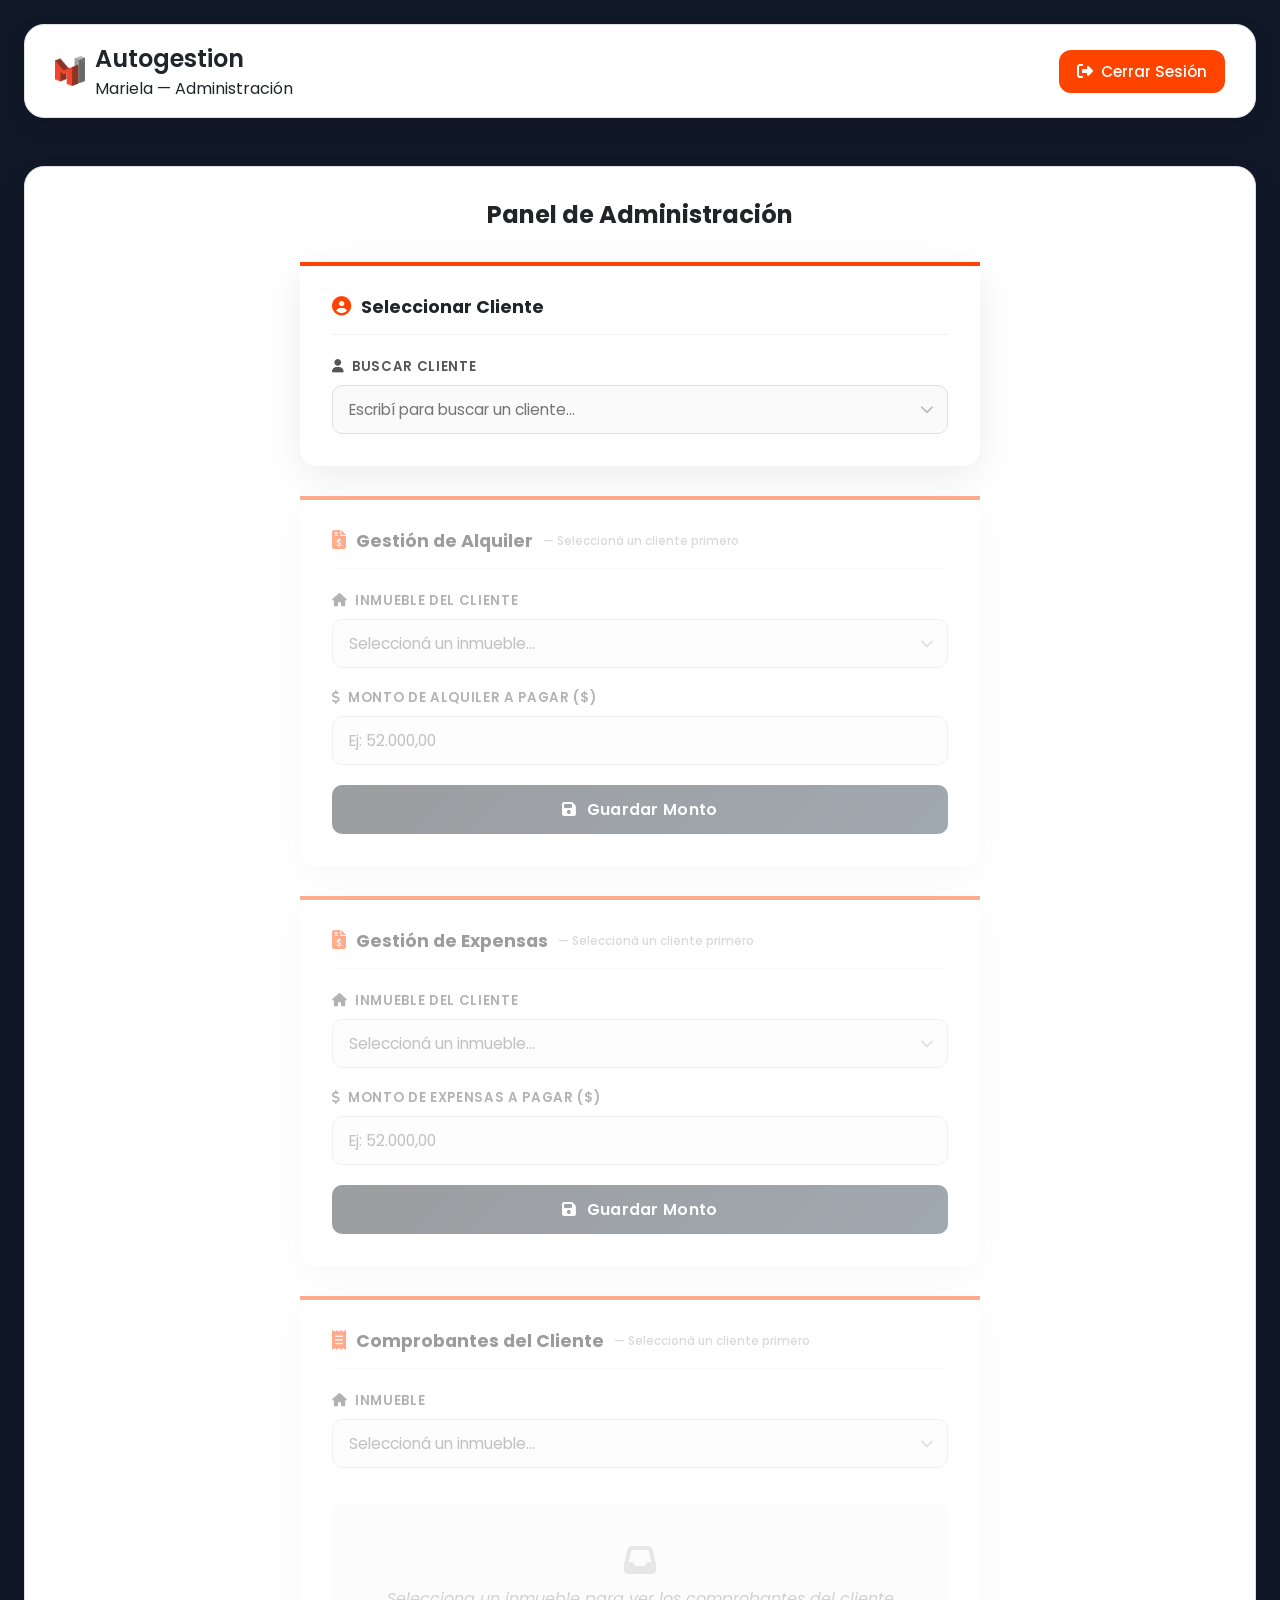
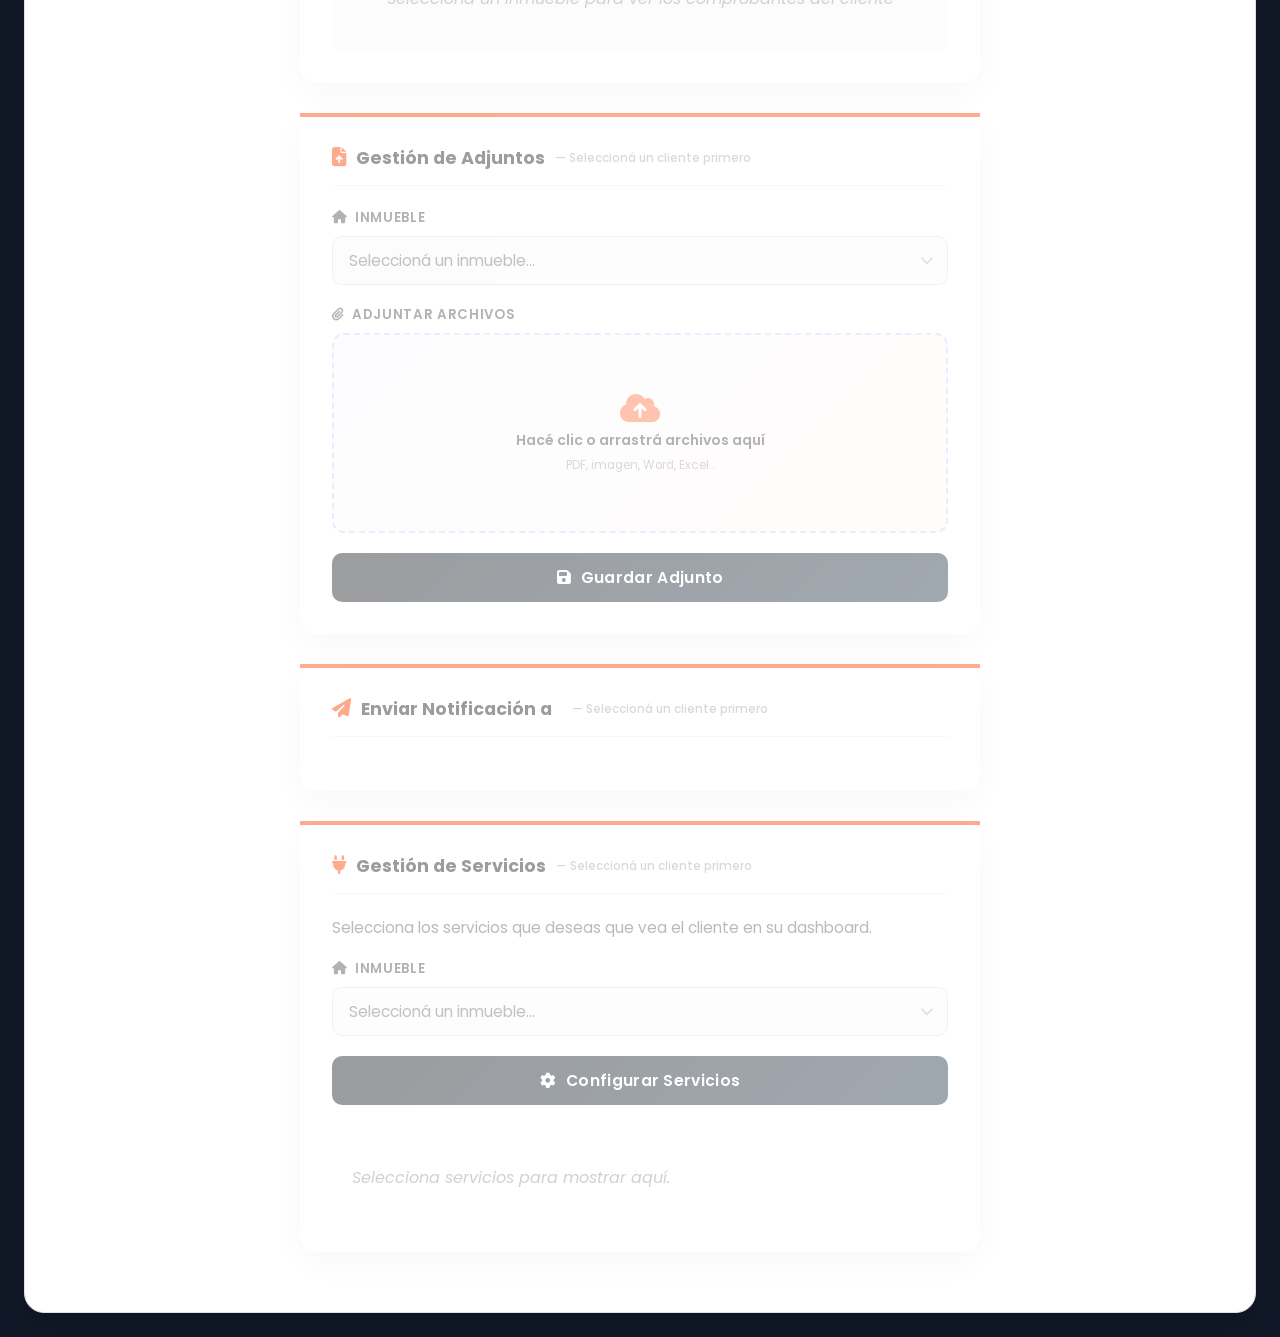
<file: real-estate-portal/DashboardAdmin.html>
<!DOCTYPE html>
<html lang="es">

<head>
    <meta charset="UTF-8">
    <meta name="viewport" content="width=device-width, initial-scale=1.0">
    <title>Panel de Administrador | MI Servicio Inmobiliario</title>
    <link rel="icon" href="LogoInmob.png" type="image/png">
    <link href="https://fonts.googleapis.com/css2?family=Poppins:wght@300;400;500;600;700&display=swap"
        rel="stylesheet">
    <link rel="stylesheet" href="https://cdnjs.cloudflare.com/ajax/libs/font-awesome/6.4.0/css/all.min.css">
    <link rel="stylesheet" href="css/DashboardCliente.css">
    <link rel="stylesheet" href="css/DashboardAdmin.css">
    <link rel="stylesheet" href="css/comprobantes.css">
</head>

<body>
    <div class="dashboard-container">

        <header class="header">
            <div class="logo">
                <img src="LogoInmob.png" alt="Logo M" class="logo-m">
                <div class="header-text">
                    <h1>Autogestion</h1>
                    <span class="user-dni">Mariela — Administración</span>
                </div>
            </div>

            <a href="login.html" class="btn-logout" title="Cerrar Sesión">
                <i class="fas fa-sign-out-alt"></i> Cerrar Sesión
            </a>
        </header>

        <main class="main-content">
            <h2
                style="text-align: center; margin-bottom: 30px; font-weight: 700; color: var(--color-dark); font-size: 1.5rem;">
                Panel de Administración
            </h2>

            <!-- ===== CARD: SELECTOR DE CLIENTE (GLOBAL) ===== -->
            <section class="admin-card" id="cardCliente">
                <div class="card-section-title">
                    <i class="fas fa-user-circle"></i> Seleccionar Cliente
                </div>
                <div class="form-group" style="margin-bottom:0;">
                    <label for="clienteInput"><i class="fas fa-user"></i> &nbsp;Buscar cliente</label>
                    <div class="autocomplete-wrapper">
                        <input type="text" id="clienteInput" class="autocomplete-input"
                            placeholder="Escribí para buscar un cliente..." autocomplete="off">
                        <i class="fas fa-chevron-down autocomplete-icon" id="clienteChevron"></i>
                        <div class="autocomplete-dropdown" id="clienteDropdown"></div>
                    </div>
                </div>
            </section>

            <!-- ===== CARD: ALQUILER ===== -->
            <section class="admin-card card-bloqueada" id="cardAlquiler">
                <div class="card-section-title">
                    <i class="fas fa-file-invoice-dollar"></i> Gestión de Alquiler
                </div>

                <div id="successMsgAlquiler" class="success-toast">
                    <i class="fas fa-check-circle"></i> Alquiler actualizado con éxito.
                </div>

                <div class="form-group">
                    <label><i class="fas fa-home"></i> &nbsp;Inmueble del cliente</label>
                    <div class="autocomplete-wrapper">
                        <input type="text" id="AlqInmuebleInput" class="autocomplete-input"
                            placeholder="Seleccioná un inmueble..." autocomplete="off" readonly>
                        <i class="fas fa-chevron-down autocomplete-icon" id="AlqInmuebleChevron"></i>
                        <div class="autocomplete-dropdown" id="AlqInmuebleDropdown"></div>
                    </div>
                </div>

                <div class="form-group">
                    <label for="montoAlquiler"><i class="fas fa-dollar-sign"></i> &nbsp;Monto de Alquiler a Pagar
                        ($)</label>
                    <input type="text" id="montoAlquiler" class="input-number" placeholder="Ej: 52.000,00"
                        inputmode="numeric" required>
                </div>

                <button id="btnGuardarAlquiler" class="btn-action">
                    <i class="fas fa-save"></i> Guardar Monto
                </button>
            </section>

            <!-- ===== CARD: EXPENSAS ===== -->
            <section class="admin-card card-bloqueada" id="cardExpensas">
                <div class="card-section-title">
                    <i class="fas fa-file-invoice-dollar"></i> Gestión de Expensas
                </div>

                <div id="successMsgExpensas" class="success-toast">
                    <i class="fas fa-check-circle"></i> Expensas actualizadas con éxito.
                </div>

                <div class="form-group">
                    <label><i class="fas fa-home"></i> &nbsp;Inmueble del cliente</label>
                    <div class="autocomplete-wrapper">
                        <input type="text" id="expInmuebleInput" class="autocomplete-input"
                            placeholder="Seleccioná un inmueble..." autocomplete="off" readonly>
                        <i class="fas fa-chevron-down autocomplete-icon" id="expInmuebleChevron"></i>
                        <div class="autocomplete-dropdown" id="expInmuebleDropdown"></div>
                    </div>
                </div>

                <div class="form-group">
                    <label for="montoExpensas"><i class="fas fa-dollar-sign"></i> &nbsp;Monto de Expensas a Pagar
                        ($)</label>
                    <input type="text" id="montoExpensas" class="input-number" placeholder="Ej: 52.000,00"
                        inputmode="numeric" required>
                </div>

                <button id="btnGuardarExpensas" class="btn-action">
                    <i class="fas fa-save"></i> Guardar Monto
                </button>
            </section>

            <!-- ===== CARD: COMPROBANTES DEL CLIENTE ===== -->
            <section class="admin-card card-bloqueada" id="cardComprobantes">
                <div class="card-section-title">
                    <i class="fas fa-receipt"></i> Comprobantes del Cliente <span class="badge-nuevos" id="badgeComprobantes" style="display:none;">0</span>
                </div>

                <div class="form-group">
                    <label><i class="fas fa-home"></i> &nbsp;Inmueble</label>
                    <div class="autocomplete-wrapper">
                        <input type="text" id="probeInmuebleInput" class="autocomplete-input"
                            placeholder="Seleccioná un inmueble..." autocomplete="off" readonly>
                        <i class="fas fa-chevron-down autocomplete-icon" id="probeInmuebleChevron"></i>
                        <div class="autocomplete-dropdown" id="probeInmuebleDropdown"></div>
                    </div>
                </div>

                <!-- Historial de Comprobantes del Cliente -->
                <div class="comprobantes-admin-list" id="comprobantesAdminList" style="display:none;">
                    <div class="history-title">
                        <i class="fas fa-file"></i> Comprobantes Cargados
                    </div>
                    <div class="comprobantes-list" id="comprobantesListAdmin"></div>
                </div>

                <div class="empty-state" id="emptyStateComprobantes" style="text-align: center; padding: 40px; color: #999;">
                    <i class="fas fa-inbox" style="font-size: 2rem; margin-bottom: 10px; display: block;"></i>
                    <p>Selecciona un inmueble para ver los comprobantes del cliente</p>
                </div>
            </section>

            <!-- ===== CARD: GESTIÓN DE ADJUNTOS ===== -->
            <section class="admin-card card-bloqueada" id="cardAdjuntos">
                <div class="card-section-title">
                    <i class="fas fa-file-upload"></i> Gestión de Adjuntos
                </div>

                <div id="successMsgAdjuntos" class="success-toast">
                    <i class="fas fa-check-circle"></i> Archivo(s) guardado(s) con éxito.
                </div>

                <div class="form-group">
                    <label><i class="fas fa-home"></i> &nbsp;Inmueble</label>
                    <div class="autocomplete-wrapper">
                        <input type="text" id="adjInmuebleInput" class="autocomplete-input"
                            placeholder="Seleccioná un inmueble..." autocomplete="off" readonly>
                        <i class="fas fa-chevron-down autocomplete-icon" id="adjInmuebleChevron"></i>
                        <div class="autocomplete-dropdown" id="adjInmuebleDropdown"></div>
                    </div>
                </div>

                <div class="form-group">
                    <label><i class="fas fa-paperclip"></i> &nbsp;Adjuntar archivos</label>
                    <div class="upload-zone" id="adjUploadZone">
                        <input type="file" id="adjArchivoInput" class="upload-input" accept="*/*" multiple>
                        <div class="upload-zone-content" id="adjUploadZoneContent">
                            <i class="fas fa-cloud-upload-alt upload-zone-icon"></i>
                            <span class="upload-zone-text">Hacé clic o arrastrá archivos aquí</span>
                            <span class="upload-zone-hint">PDF, imagen, Word, Excel…</span>
                        </div>
                        <!-- Preview de archivos cargados -->
                        <div class="upload-files-list" id="adjUploadFilesList" style="display:none;">
                        </div>
                    </div>
                </div>

                <button id="btnGuardarAdjunto" class="btn-action">
                    <i class="fas fa-save"></i> Guardar Adjunto
                </button>

                <!-- Historial de Archivos Cargados -->
                <div class="adjuntos-history" id="adjuntosHistory" style="display:none;">
                    <div class="history-title">
                        <i class="fas fa-history"></i> Historial de Archivos
                    </div>
                    <div class="history-list" id="adjuntosHistoryList"></div>
                </div>
            </section>

            <!-- ===== CARD: MENSAJES ===== -->
            <section class="admin-card card-bloqueada" id="cardMensajes">
                <div class="card-section-title">
                    <i class="fas fa-paper-plane"></i> Enviar Notificación a <span id="tituloClienteMensaje"></span>
                </div>

                <div id="successMsgNotif" class="success-toast">
                    <i class="fas fa-check-circle"></i> Mensaje enviado con éxito.
                </div>

                <!-- Botones de inmueble -->
                <div id="inmueblePreview" class="inmueble-preview">
                    <div class="preview-label"><i class="fas fa-home"></i> &nbsp;Inmuebles del cliente</div>
                    <div class="preview-items" id="previewItems"></div>
                </div>

                <!-- Textarea del mensaje -->
                <div class="form-group" id="msgTextGroup" style="display:none;">
                    <label for="msgTexto"><i class="fas fa-envelope-open-text"></i> &nbsp;Mensaje / Notificación</label>
                    <textarea id="msgTexto" class="admin-textarea"
                        placeholder="Escribí aquí el mensaje para el cliente. Ej: Se informa que el día 15/03 se realizará una revisión de instalaciones..."></textarea>
                </div>

                <button id="btnEnviarMsg" class="btn-action" style="display:none;">
                    <i class="fas fa-paper-plane"></i> Enviar Mensaje
                </button>

                <!-- Historial de mensajes enviados -->
                <div class="msg-history" id="msgHistory" style="display:none;">
                    <div class="msg-history-title">
                        <i class="fas fa-history"></i> Mensajes enviados
                    </div>
                    <div class="msg-list" id="msgList"></div>
                </div>
            </section>

            <!-- ===== CARD: GESTIÓN DE SERVICIOS ===== -->
            <section class="admin-card card-bloqueada" id="cardServicios">
                <div class="card-section-title">
                    <i class="fas fa-plug"></i> Gestión de Servicios
                </div>

                <div id="successMsgServicios" class="success-toast">
                    <i class="fas fa-check-circle"></i> Servicios actualizados con éxito.
                </div>

                <p style="color: #666; margin-bottom: 20px; font-size: 0.95rem;">
                    Selecciona los servicios que deseas que vea el cliente en su dashboard.
                </p>

                <div class="form-group">
                    <label><i class="fas fa-home"></i> &nbsp;Inmueble</label>
                    <div class="autocomplete-wrapper">
                        <input type="text" id="servinmuebleInput" class="autocomplete-input"
                            placeholder="Seleccioná un inmueble..." autocomplete="off" readonly>
                        <i class="fas fa-chevron-down autocomplete-icon" id="servinmuebleChevron"></i>
                        <div class="autocomplete-dropdown" id="servinmuebleDropdown"></div>
                    </div>
                </div>

                <button id="btnConfigurarServicios" class="btn-action">
                    <i class="fas fa-cog"></i> Configurar Servicios
                </button>

                <!-- Grid de servicios del cliente -->
                <div class="servicios-grid" id="gridServiciosAdmin" style="margin-top: 30px;">
                    <div class="empty-state">Selecciona servicios para mostrar aquí.</div>
                </div>
            </section>

        </main>
    </div>
    
    <!-- ===== MODAL: CHECKLIST DE SERVICIOS ===== -->
    <div id="modalChecklistServicios" class="modal-overlay">
        <div class="modal-content">
            <span class="close-checklist close-modal">&times;</span>

            <div class="factura-header">
                <h2>Activar Servicios para <span id="clienteServiciosNombre">Cliente</span></h2>
                <p style="margin-top:5px; color:#666;">Selecciona los servicios visibles</p>
            </div>

            <div class="checklist-container">
                <label class="checklist-item">
                    <input type="checkbox" value="luz" checked>
                    <div class="check-info">
                        <span class="check-title">Electricidad, </span>
                        <span class="check-desc">EPEC</span>
                    </div>
                </label>

                <label class="checklist-item">
                    <input type="checkbox" value="agua">
                    <div class="check-info">
                        <span class="check-title">Agua, </span>
                        <span class="check-desc">Aguas Cordobesas</span>
                    </div>
                </label>

                <label class="checklist-item">
                    <input type="checkbox" value="gas">
                    <div class="check-info">
                        <span class="check-title">Gas, </span>
                        <span class="check-desc">Ecogas</span>
                    </div>
                </label>

                <label class="checklist-item">
                    <input type="checkbox" value="internet">
                    <div class="check-info">
                        <span class="check-title">Internet</span>
                        <span class="check-desc"></span>
                    </div>
                </label>

                <label class="checklist-item">
                    <input type="checkbox" value="admin">
                    <div class="check-info">
                        <span class="check-title">Administración, </span>
                        <span class="check-desc">Expensas / Consorcio</span>
                    </div>
                </label>
            </div>

            <button id="btnGuardarServiciosAdmin" class="btn-download" style="background-color: var(--color-dark);">
                Confirmar Servicios
            </button>
        </div>
    </div>

    <!-- ===== MODAL ALERTA PERSONALIZADA ===== -->
    <div class="custom-alert-overlay" id="customAlertOverlay">
        <div class="custom-alert-box" id="customAlertBox">
            <div class="custom-alert-icon-wrap" id="customAlertIconWrap">
                <i class="custom-alert-icon" id="customAlertIcon"></i>
            </div>
            <div class="custom-alert-content">
                <p class="custom-alert-msg" id="customAlertMsg"></p>
            </div>
            <button class="custom-alert-btn" id="customAlertBtn">Aceptar</button>
        </div>
    </div>

    <script src="js/DashboardAdmin.js"></script>

</body>

</html>
</file>
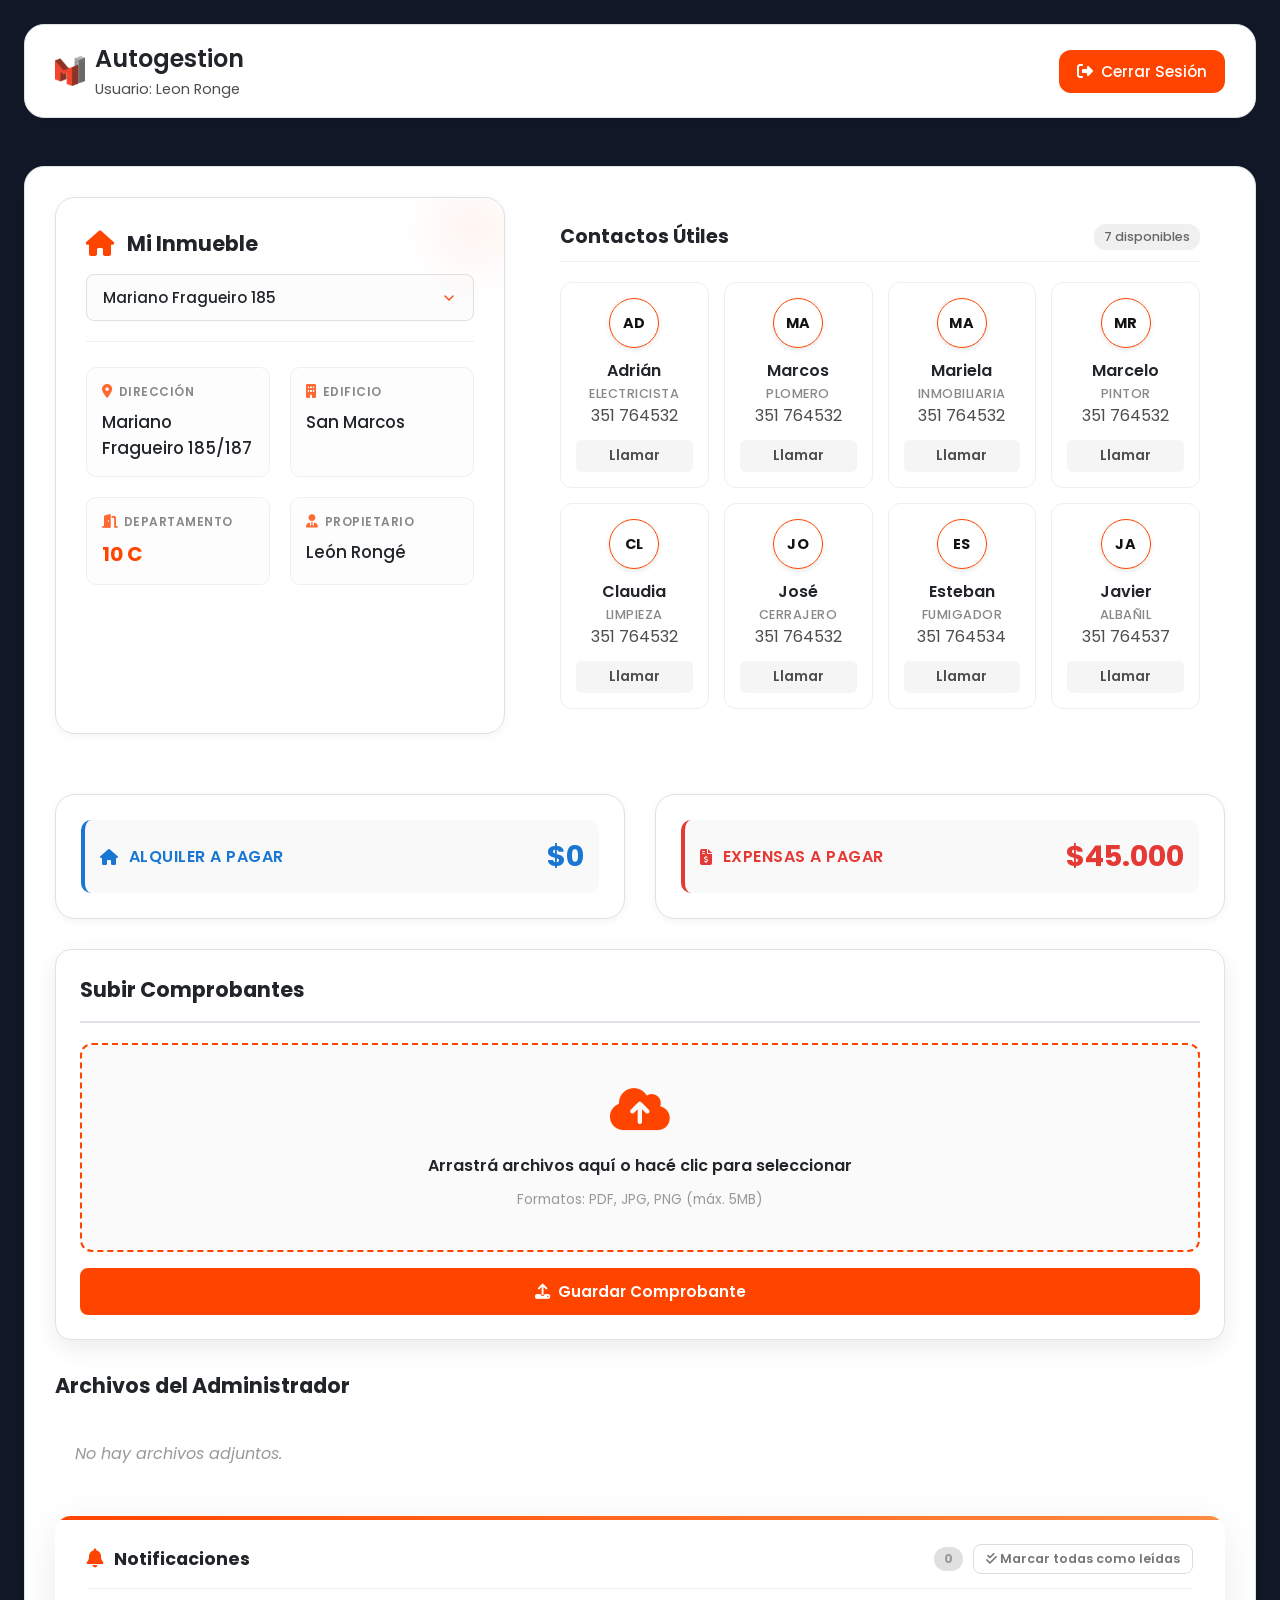
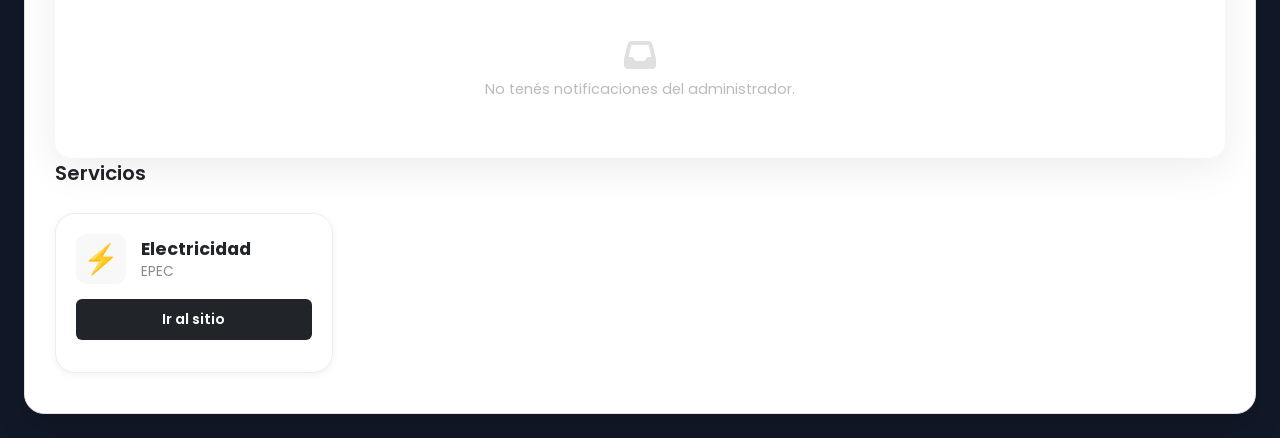
<file: real-estate-portal/DashboardCliente.html>
<!DOCTYPE html>
<html lang="es">

<head>
    <meta charset="UTF-8">
    <meta name="viewport" content="width=device-width, initial-scale=1.0">
    <title>Autogestion</title>
    <link rel="icon" href="LogoInmob.png" type="image/png">
    <link href="https://fonts.googleapis.com/css2?family=Poppins:wght@300;400;500;600;700&display=swap"
        rel="stylesheet">
    <!-- Font Awesome for Icons -->
    <link rel="stylesheet" href="https://cdnjs.cloudflare.com/ajax/libs/font-awesome/6.4.0/css/all.min.css">
    <!-- Custom CSS -->
    <link rel="stylesheet" href="css/DashboardCliente.css">
    <link rel="stylesheet" href="css/comprobantes.css">
</head>

<body>
    <div class="dashboard-container">

        <header class="header">
            <div class="logo">
                <img src="LogoInmob.png" alt="Logo M" class="logo-m">
                <div class="header-text">
                    <h1>Autogestion</h1>
                    <span class="user">Usuario: Leon Ronge</span>
                </div>
            </div>
            <div class="logout-wrapper">
                <a href="login.html" class="btn-logout" title="Cerrar Sesión">
                    <i class="fas fa-sign-out-alt"></i> Cerrar Sesión
                </a>
            </div>
        </header>

        <main class="main-content">

            <div class="top-row">

                <section class="inmueble-card">
                    <div class="card-header-inmueble">
                        <div class="header-icon-title">
                            <i class="fas fa-home" style="color: var(--color-orange); font-size: 1.6rem;"></i>
                            <h2>Mi Inmueble</h2>
                        </div>

                        <div class="inmueble-selector-wrapper">
                            <select id="selectorInmueble" class="styled-select">
                                <option value="fragueiro" selected>Mariano Fragueiro 185</option>
                                <option value="urquiza">Justo J. de Urquiza 184</option>
                            </select>
                        </div>
                    </div>

                    <div class="card-body-inmueble">
                        <div class="inmueble-detail-item">
                            <span class="detail-label"><i class="fas fa-map-marker-alt"></i> Dirección</span>
                            <span class="detail-value" id="infoDireccion">Mariano Fragueiro 185/187</span>
                        </div>

                        <div class="inmueble-detail-item">
                            <span class="detail-label"><i class="fas fa-building"></i> Edificio</span>
                            <span class="detail-value" id="infoEdificio">San Marcos</span>
                        </div>

                        <div class="inmueble-detail-item">
                            <span class="detail-label"><i class="fas fa-door-open"></i> Departamento</span>
                            <span class="detail-value highlight-value" id="infoDepto">10 C</span>
                        </div>

                        <div class="inmueble-detail-item">
                            <span class="detail-label"><i class="fas fa-user-tie"></i> Propietario</span>
                            <span class="detail-value" id="infoPropietario">León Rongé</span>
                        </div>
                    </div>
                </section>

                <section class="contactos-utiles-card">
                    <div class="card-header">
                        <h2>Contactos Útiles</h2>
                        <span class="badge-count">7 disponibles</span>
                    </div>

                    <div class="contactos-grid">
                        <div class="contact-mini-card">
                            <div class="contact-avatar avatar-blue">AD</div>
                            <div class="contact-info">
                                <span class="contact-name">Adrián</span>
                                <span class="contact-role">Electricista</span>
                                <span class="contact-number">351 764532</span>
                            </div>
                            <a href="tel:+54351764532" class="btn-call">
                                Llamar
                            </a>
                        </div>

                        <div class="contact-mini-card">
                            <div class="contact-avatar avatar-green">MA</div>
                            <div class="contact-info">
                                <span class="contact-name">Marcos</span>
                                <span class="contact-role">Plomero</span>
                                <span class="contact-number">351 764532</span>
                            </div>
                            <a href="tel:+54351764532" class="btn-call">
                                Llamar
                            </a>
                        </div>

                        <div class="contact-mini-card">
                            <div class="contact-avatar avatar-red">MA</div>
                            <div class="contact-info">
                                <span class="contact-name">Mariela</span>
                                <span class="contact-role">Inmobiliaria</span>
                                <span class="contact-number">351 764532</span>
                            </div>
                            <a href="tel:+54351764532" class="btn-call">
                                Llamar
                            </a>
                        </div>

                        <div class="contact-mini-card">
                            <div class="contact-avatar avatar-purple">MR</div>
                            <div class="contact-info">
                                <span class="contact-name">Marcelo</span>
                                <span class="contact-role">Pintor</span>
                                <span class="contact-number">351 764532</span>
                            </div>
                            <a href="tel:+54351764532" class="btn-call">
                                Llamar
                            </a>
                        </div>

                        <div class="contact-mini-card">
                            <div class="contact-avatar avatar-yellow">CL</div>
                            <div class="contact-info">
                                <span class="contact-name">Claudia</span>
                                <span class="contact-role">Limpieza</span>
                                <span class="contact-number">351 764532</span>
                            </div>
                            <a href="tel:+54351764532" class="btn-call">
                                Llamar
                            </a>
                        </div>

                        <div class="contact-mini-card">
                            <div class="contact-avatar avatar-red">JO</div>
                            <div class="contact-info">
                                <span class="contact-name">José</span>
                                <span class="contact-role">Cerrajero</span>
                                <span class="contact-number">351 764532</span>
                            </div>
                            <a href="tel:+54351764532" class="btn-call">
                                Llamar
                            </a>
                        </div>

                        <div class="contact-mini-card">
                            <div class="contact-avatar avatar-dark-green">ES</div>
                            <div class="contact-info">
                                <span class="contact-name">Esteban</span>
                                <span class="contact-role">Fumigador</span>
                                <span class="contact-number">351 764534</span>
                            </div>
                            <a href="tel:+54351764534" class="btn-call">
                                Llamar
                            </a>
                        </div>

                        <div class="contact-mini-card">
                            <div class="contact-avatar avatar-brown">JA</div>
                            <div class="contact-info">
                                <span class="contact-name">Javier</span>
                                <span class="contact-role">Albañil</span>
                                <span class="contact-number">351 764537</span>
                            </div>
                            <a href="tel:+54351764537" class="btn-call">
                                Llamar
                            </a>
                        </div>
                    </div>
                </section>

            </div>

            <!-- ===== SECCIÓN: ALQUILER ===== -->
            <section class="pagos-row">
                <div class="pago-card pago-card-alquiler">
                    <div class="pago-card-header" style="border-left: 4px solid #1976d2;">
                        <div class="pago-card-title" style="color: #1976d2;">
                            <i class="fas fa-home-lg-alt" style="color: #1976d2;"></i> Alquiler a Pagar
                        </div>
                        <span class="pago-card-monto" id="infoAlquiler" style="color: #1976d2;">$0</span>
                    </div>



                    <!-- Alerta de aumento de alquiler -->
                    <div class="expensas-alerta" id="alquilerAlerta" style="display:none;">
                        <div class="expensas-alerta-icon">
                            <i class="fas fa-arrow-trend-up"></i>
                        </div>
                        <div class="expensas-alerta-body">
                            <div class="expensas-alerta-title">¡Aumento de Alquiler!</div>
                            <div class="expensas-alerta-detalle" id="alquilerAlertaDetalle"></div>
                        </div>
                        <button class="expensas-alerta-close" id="btnCerrarAlertaAlquiler" title="Descartar">
                            <i class="fas fa-times"></i>
                        </button>
                    </div>
                </div>

                <!-- ===== SECCIÓN: EXPENSAS ===== -->
                <div class="pago-card pago-card-expensas">
                    <div class="pago-card-header" style="border-left: 4px solid #e53935;">
                        <div class="pago-card-title" style="color: #e53935;">
                            <i class="fas fa-file-invoice-dollar" style="color: #e53935;"></i> Expensas a Pagar
                        </div>
                        <span class="pago-card-monto" id="infoExpensas" style="color: #e53935;">$0</span>
                    </div>

                    <!-- Alerta de aumento de expensas -->
                    <div class="expensas-alerta" id="expensasAlerta" style="display:none;">
                        <div class="expensas-alerta-icon">
                            <i class="fas fa-arrow-trend-up"></i>
                        </div>
                        <div class="expensas-alerta-body">
                            <div class="expensas-alerta-title">¡Aumento de Expensas!</div>
                            <div class="expensas-alerta-detalle" id="expensasAlertaDetalle"></div>
                        </div>
                        <button class="expensas-alerta-close" id="btnCerrarAlertaExpensas" title="Descartar">
                            <i class="fas fa-times"></i>
                        </button>
                    </div>
                </div>
            </section>


            <!-- ===== SECCIÓN: SUBIR COMPROBANTES ===== -->
            <section class="comprobantes-container">
                <div class="comprobantes-header">
                    <h2>Subir Comprobantes</h2>
                </div>
                <div class="comprobantes-content">
                    <!-- Área de drag & drop -->
                    <div class="upload-zone" id="uploadZone">
                        <div class="upload-zone-content" id="uploadZoneContent">
                            <i class="fas fa-cloud-upload-alt upload-icon"></i>
                            <p class="upload-text">Arrastrá archivos aquí o hacé clic para seleccionar</p>
                            <span class="upload-hint">Formatos: PDF, JPG, PNG (máx. 5MB)</span>
                            <input type="file" id="archivoInput" class="file-input" accept=".pdf,.jpg,.jpeg,.png" multiple hidden>
                        </div>
                        <div class="upload-files-list" id="uploadFilesList" style="display: none;"></div>
                    </div>

                    <!-- Botón guardar -->
                    <button id="btnGuardarComprobante" type="button" class="btn-action">
                        <i class="fas fa-upload"></i> Guardar Comprobante
                    </button>

                    <div id="successMsgComprobante" class="success-toast">
                        <i class="fas fa-check-circle"></i> Comprobante subido con éxito.
                    </div>

                    <!-- Historial de comprobantes cargados -->
                    <div class="comprobantes-history" id="comprobantesHistory" style="display:none;">
                        <div class="history-title">
                            <i class="fas fa-history"></i> Mis Comprobantes
                        </div>
                        <div class="history-list" id="comprobantesHistoryList"></div>
                    </div>
                </div>
            </section>

            <!-- Seccion archivos adjuntos -->
            <section class="archivos-container">
                <div class="archivos-header">
                    <h2>Archivos del Administrador</h2>
                </div>
                <div class="archivos-grid" id="gridArchivos">
                    <div class="empty-state">No hay archivos del administrador.</div>
                </div>
            </section>

            <!-- ===== SECCIÓN: MENSAJES DEL ADMINISTRADOR ===== -->
            <section class="notif-card">
                <div class="notif-header">
                    <div class="notif-title">
                        <i class="fas fa-bell"></i> Notificaciones
                    </div>
                    <div style="display:flex; align-items:center; gap:10px;">
                        <span class="notif-badge" id="notifBadge">0</span>
                        <button class="btn-mark-all" id="btnMarcarLeidos"><i class="fas fa-check-double"></i> Marcar
                            todas como leídas</button>
                    </div>
                </div>
                <div class="notif-list" id="notifList">
                    <div class="notif-empty">
                        <i class="fas fa-inbox"></i>
                        No tenés notificaciones nuevas.
                    </div>
                </div>
            </section>

            <section class="servicios-container">
                <div class="servicios-header">
                    <h2>Servicios</h2>
                </div>

                <div class="servicios-grid" id="gridServicios">
                    <div class="empty-state">No hay servicios activos.</div>
                </div>
            </section>

        </main>


    </div>
    <script src="js/DashboardCliente.js"></script>
</body>

</html>
</file>
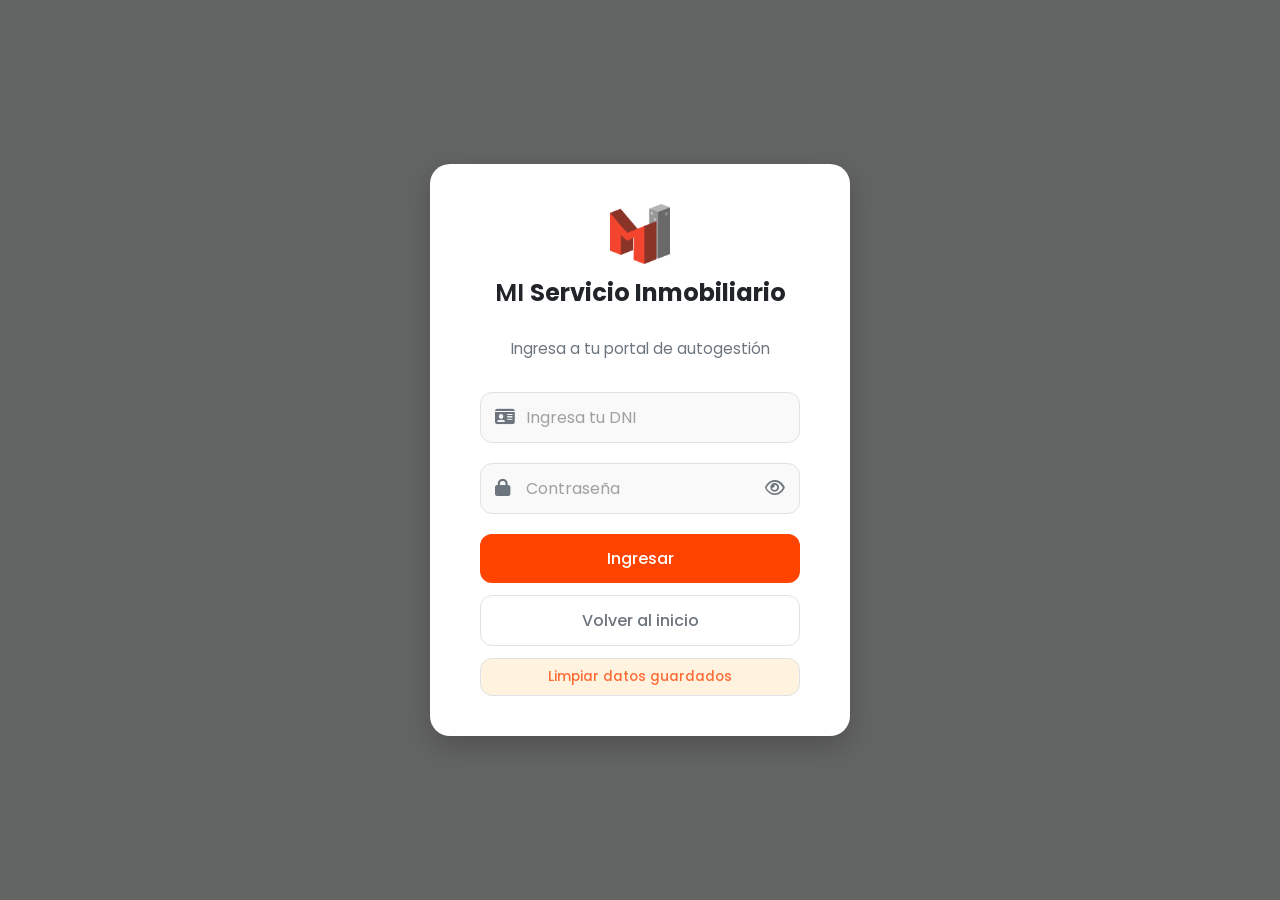
<file: real-estate-portal/login.html>
<!DOCTYPE html>
<html lang="es">

<head>
    <meta charset="UTF-8">
    <meta name="viewport" content="width=device-width, initial-scale=1.0">
    <meta name="description" content="Autogestión - MI Servicio Inmobiliario">
    <link rel="icon" href="LogoInmob.png" type="image/png">
    <title>Login | MI Servicio Inmobiliario</title>
    <!-- Modern Typography -->
    <link href="https://fonts.googleapis.com/css2?family=Poppins:wght@300;400;500;600;700&display=swap"
        rel="stylesheet">
    <!-- Font Awesome for Icons -->
    <link rel="stylesheet" href="https://cdnjs.cloudflare.com/ajax/libs/font-awesome/6.4.0/css/all.min.css">
    <!-- Custom CSS -->
    <link rel="stylesheet" href="css/styles.css">
    <style>
        /* Login Specific Styles */
        body.login-page {
            display: flex;
            justify-content: center;
            align-items: center;
            min-height: 100vh;
            background-image: linear-gradient(rgba(0, 0, 0, 0.6), rgba(0, 0, 0, 0.6)), url('https://images.unsplash.com/photo-1600596542815-ffad4c1539a9?auto=format&fit=crop&q=80&w=2000');
            background-size: cover;
            background-position: center;
            background-color: var(--bg-light);
            margin: 0;
            padding: 20px;
        }

        .login-card {
            background-color: var(--white);
            padding: 40px 50px;
            width: 100%;
            max-width: 420px;
            border-radius: var(--border-radius-lg);
            box-shadow: 0 10px 30px rgba(0, 0, 0, 0.2);
            text-align: center;
        }

        .login-card .logo-container {
            margin-bottom: 30px;
            display: flex;
            flex-direction: column;
            align-items: center;
            gap: 15px;
        }

        .login-card .logo-container img {
            height: 60px;
            width: auto;
        }

        .login-card .logo-container h1 {
            font-size: 1.5rem;
            color: var(--text-dark);
            margin: 0;
        }

        .login-card .logo-container h1 span {
            color: var(--primary-color);
            font-weight: 700;
        }

        .login-card .subtitle {
            color: var(--text-muted);
            margin-bottom: 30px;
            font-size: 0.95rem;
        }

        .login-form .input-group {
            position: relative;
            margin-bottom: 20px;
        }

        .login-form .input-group i:first-child {
            position: absolute;
            left: 15px;
            top: 50%;
            transform: translateY(-50%);
            color: var(--text-muted);
            font-size: 1.1rem;
            pointer-events: none;
        }

        .login-form .input-field {
            width: 100%;
            padding: 12px 15px 12px 45px;
            border: 1px solid var(--border-color);
            border-radius: var(--border-radius-md);
            font-size: 1rem;
            font-family: 'Poppins', sans-serif;
            color: var(--text-dark);
            transition: var(--transition-fast);
            background-color: #f9f9f9;
        }

        .login-form .input-group input[type="password"] {
            padding-right: 45px;
        }

        .login-form .input-field:focus {
            outline: none;
            border-color: var(--primary-color);
            background-color: var(--white);
            box-shadow: 0 0 0 3px rgba(255, 68, 0, 0.1);
        }

        .login-form .input-field::placeholder {
            color: #a0a0a0;
        }

        .login-form .forgot-password {
            display: block;
            text-align: right;
            margin-top: -10px;
            margin-bottom: 30px;
            font-size: 0.85rem;
            color: var(--text-muted);
            text-decoration: none;
            transition: var(--transition-fast);
        }

        .login-form .forgot-password:hover {
            color: var(--primary-color);
        }

        .login-form .btn-container {
            display: flex;
            flex-direction: column;
            gap: 12px;
        }

        .login-form .btn-container .btn {
            font-family: 'Poppins', sans-serif;
        }

        .login-form .btn-container .btn {
            width: 100%;
            padding: 12px;
            font-size: 1rem;
            justify-content: center;
        }

        .login-form .back-link {
            color: var(--text-muted);
            background: transparent;
            border: 1px solid var(--border-color);
        }

        .login-form .back-link:hover {
            background-color: #f5f5f5;
            color: var(--text-dark);
        }

        .login-form .toggle-password {
            position: absolute;
            right: 15px;
            top: 50%;
            transform: translateY(-50%);
            color: var(--text-muted);
            cursor: pointer;
            font-size: 1.1rem;
            transition: var(--transition-fast);
            left: auto;
            /* Override left instruction from generic i tag */
            pointer-events: auto;
            /* Ensure it is clickable */
        }

        .login-form .toggle-password:hover {
            color: var(--primary-color);
        }

        .password-change-modal {
            display: none;
            position: fixed;
            top: 0;
            left: 0;
            right: 0;
            bottom: 0;
            background-color: rgba(0, 0, 0, 0.7);
            z-index: 1000;
            justify-content: center;
            align-items: center;
        }

        .password-change-modal.active {
            display: flex;
        }

        .password-change-card {
            background-color: var(--white);
            padding: 40px 50px;
            width: 100%;
            max-width: 420px;
            border-radius: var(--border-radius-lg);
            box-shadow: 0 10px 30px rgba(0, 0, 0, 0.2);
            text-align: center;
        }

        .password-change-card h2 {
            color: var(--text-dark);
            margin-top: 0;
            margin-bottom: 10px;
            font-size: 1.3rem;
        }

        .password-change-card .subtitle {
            color: var(--text-muted);
            margin-bottom: 25px;
            font-size: 0.95rem;
        }

        .password-change-form .input-group {
            position: relative;
            margin-bottom: 20px;
        }

        .password-change-form .input-group i:first-child {
            position: absolute;
            left: 15px;
            top: 50%;
            transform: translateY(-50%);
            color: var(--text-muted);
            font-size: 1.1rem;
            pointer-events: none;
        }

        .password-change-form .input-field {
            width: 100%;
            padding: 12px 15px 12px 45px;
            border: 1px solid var(--border-color);
            border-radius: var(--border-radius-md);
            font-size: 1rem;
            font-family: 'Poppins', sans-serif;
            color: var(--text-dark);
            transition: var(--transition-fast);
            background-color: #f9f9f9;
        }

        .password-change-form .input-field:focus {
            outline: none;
            border-color: var(--primary-color);
            background-color: var(--white);
            box-shadow: 0 0 0 3px rgba(255, 68, 0, 0.1);
        }

        .password-change-form .input-group .toggle-password {
            position: absolute;
            right: 15px;
            top: 50%;
            transform: translateY(-50%);
            color: var(--text-muted);
            cursor: pointer;
            font-size: 1.1rem;
            transition: var(--transition-fast);
            pointer-events: auto;
        }

        .password-change-form .input-group .toggle-password:hover {
            color: var(--primary-color);
        }

        #password-change-error {
            color: #ff4500;
            font-size: 0.85rem;
            text-align: left;
            margin-top: -20px;
            margin-bottom: 20px;
            display: none;
        }

        .password-change-form .btn-container {
            display: flex;
            flex-direction: column;
            gap: 12px;
            margin-top: 25px;
        }

        .password-change-form .btn {
            width: 100%;
            padding: 12px;
            font-size: 1rem;
            font-family: 'Poppins', sans-serif;
            border: none;
            cursor: pointer;
        }

        @media (max-width: 480px) {
            .login-card {
                padding: 30px 20px;
            }

            .password-change-card {
                padding: 30px 20px;
                max-width: 90%;
            }
        }
    </style>
</head>

<body class="login-page">

    <div class="login-card">
        <div class="logo-container">
            <img src="LogoInmob.png" alt="MI Servicio Inmobiliario">
            <h1>MI <span>Servicio Inmobiliario</span></h1>
        </div>

        <p class="subtitle">Ingresa a tu portal de autogestión</p>

        <form id="login-form" class="login-form">
            <div class="input-group">
                <i class="fa-solid fa-id-card"></i>
                <input type="text" id="documento" class="input-field" placeholder="Ingresa tu DNI" maxlength="11">
            </div>

            <div class="input-group">
                <i class="fa-solid fa-lock"></i>
                <input type="password" id="password" class="input-field" placeholder="Contraseña">
                <i class="fa-regular fa-eye toggle-password" title="Mostrar contraseña"></i>
            </div>

            <p id="login-error"
                style="color: #ff4500; font-size: 0.85rem; text-align: left; margin-top: -20px; margin-bottom: 20px; display: none;">
                DNI no encontrado. Verifica e intenta de nuevo.</p>

            <div class="btn-container">
                <button type="submit" class="btn btn-primary" title="Ingresar a autogestión"
                    style="display: inline-flex; align-items: center; justify-content: center; width: 100%; border: none; cursor: pointer;">Ingresar</button>
                <a href="index.html" class="btn back-link" title="Regresar a la página principal">Volver al
                    inicio</a>
                <button type="button" id="clear-storage-btn" class="btn back-link" title="Limpiar datos guardados" style="background-color: #fff3e0; color: #ff6b35; font-size: 0.85rem; padding: 8px;">Limpiar datos guardados</button>
            </div>
        </form>
    </div>

    <!-- Modal de Cambio de Contraseña -->
    <div id="password-change-modal" class="password-change-modal">
        <div class="password-change-card">
            <h2>Crear Contraseña</h2>
            <p class="subtitle">Es tu primer acceso. Por favor, crea una contraseña segura para tu cuenta.</p>

            <form id="password-change-form" class="password-change-form">
                <div class="input-group">
                    <i class="fa-solid fa-lock"></i>
                    <input type="password" id="new-password" class="input-field" placeholder="Nueva contraseña" required>
                    <i class="fa-regular fa-eye toggle-password" title="Mostrar contraseña"></i>
                </div>

                <div class="input-group">
                    <i class="fa-solid fa-lock"></i>
                    <input type="password" id="confirm-password" class="input-field" placeholder="Confirmar contraseña" required>
                    <i class="fa-regular fa-eye toggle-password" title="Mostrar contraseña"></i>
                </div>

                <p id="password-change-error"></p>

                <div class="btn-container">
                    <button type="submit" class="btn btn-primary" title="Guardar contraseña">Guardar contraseña</button>
                </div>
            </form>
        </div>
    </div>

    <script>
        // Base de datos simulada de usuarios con DNI
        const usersDatabase = {
            '12345678': { nombre: 'Leon', role: 'cliente', dashboard: 'DashboardCliente.html' },
            '87654321': { nombre: 'Mariela', role: 'admin', dashboard: 'DashboardAdmin.html' }
        };

        const loginForm = document.getElementById('login-form');
        const loginError = document.getElementById('login-error');
        const passwordChangeModal = document.getElementById('password-change-modal');
        const passwordChangeForm = document.getElementById('password-change-form');
        const passwordChangeError = document.getElementById('password-change-error');
        let currentDNI = '';
        let currentUser = null;

        // Toggle Password Visibility - Login
        document.querySelectorAll('.login-form .toggle-password').forEach(toggle => {
            toggle.addEventListener('click', function (e) {
                const input = this.previousElementSibling;
                const type = input.getAttribute('type') === 'password' ? 'text' : 'password';
                input.setAttribute('type', type);
                this.classList.toggle('fa-eye');
                this.classList.toggle('fa-eye-slash');
            });
        });

        // Toggle Password Visibility - Password Change Modal
        document.querySelectorAll('.password-change-form .toggle-password').forEach(toggle => {
            toggle.addEventListener('click', function (e) {
                const input = this.previousElementSibling;
                const type = input.getAttribute('type') === 'password' ? 'text' : 'password';
                input.setAttribute('type', type);
                this.classList.toggle('fa-eye');
                this.classList.toggle('fa-eye-slash');
            });
        });

        // Form Submit Handler - DNI/Password Login
        loginForm.addEventListener('submit', function (e) {
            e.preventDefault();
            const dni = document.getElementById('documento').value.trim();
            const password = document.getElementById('password').value.trim();
            loginError.style.display = 'none';

            // Paso 1: Validar DNI
            if (!dni) {
                loginError.textContent = 'Por favor, ingresa tu DNI.';
                loginError.style.display = 'block';
                return;
            }

            // Verificar si el DNI existe en la base de datos
            if (!usersDatabase[dni]) {
                loginError.textContent = 'DNI no encontrado. Verifica e intenta de nuevo.';
                loginError.style.display = 'block';
                return;
            }

            // Validar que la contraseña no esté vacía
            if (!password) {
                loginError.textContent = 'Por favor, ingresa la contraseña.';
                loginError.style.display = 'block';
                return;
            }

            const user = usersDatabase[dni];
            const savedPassword = localStorage.getItem(`password_${dni}`);

            // Si es primer login (no hay contraseña guardada en localStorage)
            if (!savedPassword) {
                // Validar con contraseña = DNI
                if (password !== dni) {
                    loginError.textContent = 'Contraseña incorrecta. En el primer acceso usa tu DNI como contraseña.';
                    loginError.style.display = 'block';
                    return;
                }

                // Login exitoso con DNI:DNI, ahora mostrar modal para cambiar contraseña
                currentDNI = dni;
                currentUser = user;
                showPasswordChangeModal();
                return;
            }

            // Paso 2: Si ya tiene contraseña guardada, validarla
            if (password !== savedPassword) {
                loginError.textContent = 'Contraseña incorrecta. Intenta de nuevo.';
                loginError.style.display = 'block';
                return;
            }

            // Login exitoso
            window.location.href = user.dashboard;
        });

        // Show Password Change Modal
        function showPasswordChangeModal() {
            passwordChangeModal.classList.add('active');
            document.getElementById('new-password').focus();
        }

        // Handle Password Change Form
        passwordChangeForm.addEventListener('submit', function (e) {
            e.preventDefault();
            const newPassword = document.getElementById('new-password').value.trim();
            const confirmPassword = document.getElementById('confirm-password').value.trim();
            passwordChangeError.style.display = 'none';

            if (!newPassword || !confirmPassword) {
                passwordChangeError.textContent = 'Por favor, completa todos los campos.';
                passwordChangeError.style.display = 'block';
                return;
            }

            if (newPassword.length < 6) {
                passwordChangeError.textContent = 'La contraseña debe tener al menos 6 caracteres.';
                passwordChangeError.style.display = 'block';
                return;
            }

            if (newPassword !== confirmPassword) {
                passwordChangeError.textContent = 'Las contraseñas no coinciden.';
                passwordChangeError.style.display = 'block';
                return;
            }

            // Guardar contraseña en localStorage
            localStorage.setItem(`password_${currentDNI}`, newPassword);
            
            // Cerrar modal
            closePasswordChangeModal();
            
            // Redirigir al dashboard
            window.location.href = currentUser.dashboard;
        });

        // Close Password Change Modal
        function closePasswordChangeModal() {
            document.getElementById('new-password').value = '';
            document.getElementById('confirm-password').value = '';
            passwordChangeError.style.display = 'none';
            passwordChangeModal.classList.remove('active');
        }

        // Limpiar datos guardados del localStorage
        document.getElementById('clear-storage-btn').addEventListener('click', function() {
            localStorage.clear();
            alert('Datos guardados eliminados. Ahora puedes probar el primer acceso nuevamente.');
            document.getElementById('documento').value = '';
            document.getElementById('password').value = '';
            document.getElementById('documento').focus();
        });
    </script>
</body>

</html>
</file>
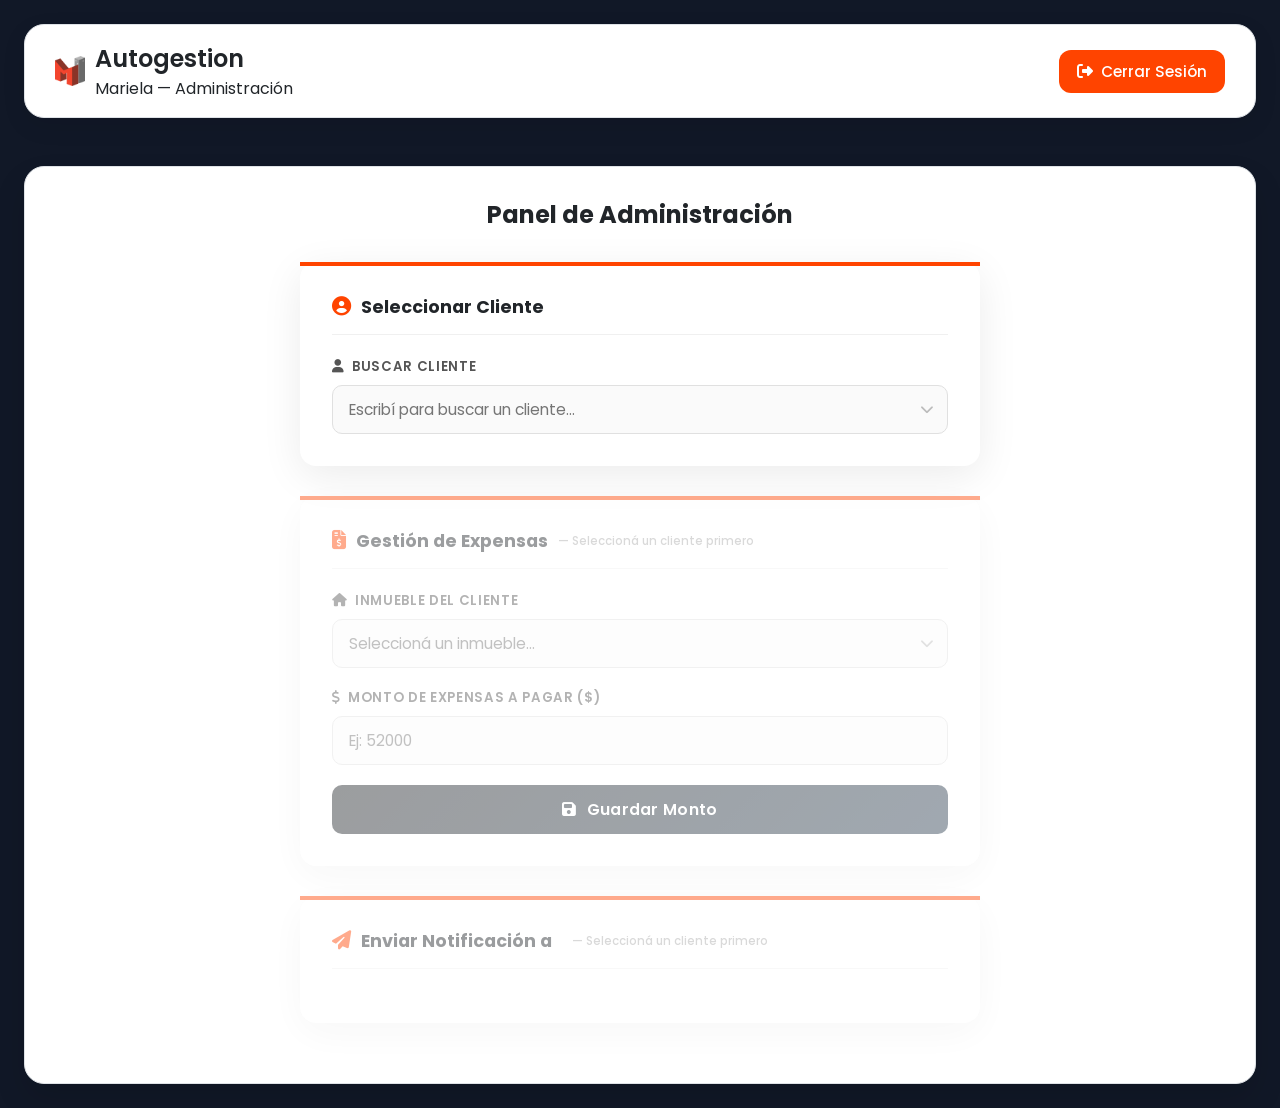
<file: real-estate-portal/html/DashboardAdmin.html>
<!DOCTYPE html>
<html lang="es">

<head>
    <meta charset="UTF-8">
    <meta name="viewport" content="width=device-width, initial-scale=1.0">
    <title>Panel de Administrador | MI Servicio Inmobiliario</title>
    <link rel="icon" href="../LogoInmob.png" type="image/png">
    <link href="https://fonts.googleapis.com/css2?family=Poppins:wght@300;400;500;600;700&display=swap"
        rel="stylesheet">
    <link rel="stylesheet" href="https://cdnjs.cloudflare.com/ajax/libs/font-awesome/6.4.0/css/all.min.css">
    <link rel="stylesheet" href="../css/DashboardCliente.css">
    <link rel="stylesheet" href="../css/DashboardAdmin.css">
</head>

<body>
    <div class="dashboard-container">

        <header class="header">
            <div class="logo">
                <img src="../LogoInmob.png" alt="Logo M" class="logo-m">
                <div class="header-text">
                    <h1>Autogestion</h1>
                    <span class="user-dni">Mariela — Administración</span>
                </div>
            </div>

            <a href="login.html" class="btn-logout" title="Cerrar Sesión">
                <i class="fas fa-sign-out-alt"></i> Cerrar Sesión
            </a>
        </header>

        <main class="main-content">
            <h2
                style="text-align: center; margin-bottom: 30px; font-weight: 700; color: var(--color-dark); font-size: 1.5rem;">
                Panel de Administración
            </h2>

            <!-- ===== CARD: SELECTOR DE CLIENTE (GLOBAL) ===== -->
            <section class="admin-card" id="cardCliente">
                <div class="card-section-title">
                    <i class="fas fa-user-circle"></i> Seleccionar Cliente
                </div>
                <div class="form-group" style="margin-bottom:0;">
                    <label for="clienteInput"><i class="fas fa-user"></i> &nbsp;Buscar cliente</label>
                    <div class="autocomplete-wrapper">
                        <input type="text" id="clienteInput" class="autocomplete-input"
                            placeholder="Escribí para buscar un cliente..." autocomplete="off">
                        <i class="fas fa-chevron-down autocomplete-icon" id="clienteChevron"></i>
                        <div class="autocomplete-dropdown" id="clienteDropdown"></div>
                    </div>
                </div>
            </section>

            <!-- ===== CARD: EXPENSAS ===== -->
            <section class="admin-card card-bloqueada" id="cardExpensas">
                <div class="card-section-title">
                    <i class="fas fa-file-invoice-dollar"></i> Gestión de Expensas
                </div>

                <div id="successMsgExpensas" class="success-toast">
                    <i class="fas fa-check-circle"></i> Expensas actualizadas con éxito.
                </div>

                <div class="form-group">
                    <label><i class="fas fa-home"></i> &nbsp;Inmueble del cliente</label>
                    <div class="autocomplete-wrapper">
                        <input type="text" id="expInmuebleInput" class="autocomplete-input"
                            placeholder="Seleccioná un inmueble..." autocomplete="off" readonly>
                        <i class="fas fa-chevron-down autocomplete-icon" id="expInmuebleChevron"></i>
                        <div class="autocomplete-dropdown" id="expInmuebleDropdown"></div>
                    </div>
                </div>

                <div class="form-group">
                    <label for="montoExpensas"><i class="fas fa-dollar-sign"></i> &nbsp;Monto de Expensas a Pagar
                        ($)</label>
                    <input type="number" id="montoExpensas" class="input-number" placeholder="Ej: 52000" min="0"
                        required>
                </div>

                <button id="btnGuardarExpensas" class="btn-action">
                    <i class="fas fa-save"></i> Guardar Monto
                </button>
            </section>

            <!-- ===== CARD: MENSAJES ===== -->
            <section class="admin-card card-bloqueada" id="cardMensajes">
                <div class="card-section-title">
                    <i class="fas fa-paper-plane"></i> Enviar Notificación a <span id="tituloClienteMensaje"></span>
                </div>

                <div id="successMsgNotif" class="success-toast">
                    <i class="fas fa-check-circle"></i> Mensaje enviado con éxito.
                </div>

                <!-- Botones de inmueble -->
                <div id="inmueblePreview" class="inmueble-preview">
                    <div class="preview-label"><i class="fas fa-home"></i> &nbsp;Inmuebles del cliente</div>
                    <div class="preview-items" id="previewItems"></div>
                </div>

                <!-- Textarea del mensaje -->
                <div class="form-group" id="msgTextGroup" style="display:none;">
                    <label for="msgTexto"><i class="fas fa-envelope-open-text"></i> &nbsp;Mensaje / Notificación</label>
                    <textarea id="msgTexto" class="admin-textarea"
                        placeholder="Escribí aquí el mensaje para el cliente. Ej: Se informa que el día 15/03 se realizará una revisión de instalaciones..."></textarea>
                </div>

                <button id="btnEnviarMsg" class="btn-action" style="display:none;">
                    <i class="fas fa-paper-plane"></i> Enviar Mensaje
                </button>

                <!-- Historial de mensajes enviados -->
                <div class="msg-history" id="msgHistory" style="display:none;">
                    <div class="msg-history-title">
                        <i class="fas fa-history"></i> Mensajes enviados
                    </div>
                    <div class="msg-list" id="msgList"></div>
                </div>
            </section>

        </main>
    </div>

    <!-- ===== MODAL ALERTA PERSONALIZADA ===== -->
    <div class="custom-alert-overlay" id="customAlertOverlay">
        <div class="custom-alert-box" id="customAlertBox">
            <div class="custom-alert-icon-wrap" id="customAlertIconWrap">
                <i class="custom-alert-icon" id="customAlertIcon"></i>
            </div>
            <div class="custom-alert-content">
                <p class="custom-alert-msg" id="customAlertMsg"></p>
            </div>
            <button class="custom-alert-btn" id="customAlertBtn">Aceptar</button>
        </div>
    </div>

    <script src="/real-estate-portal/js/DashboardAdmin.js"></script>

</body>

</html>
</file>
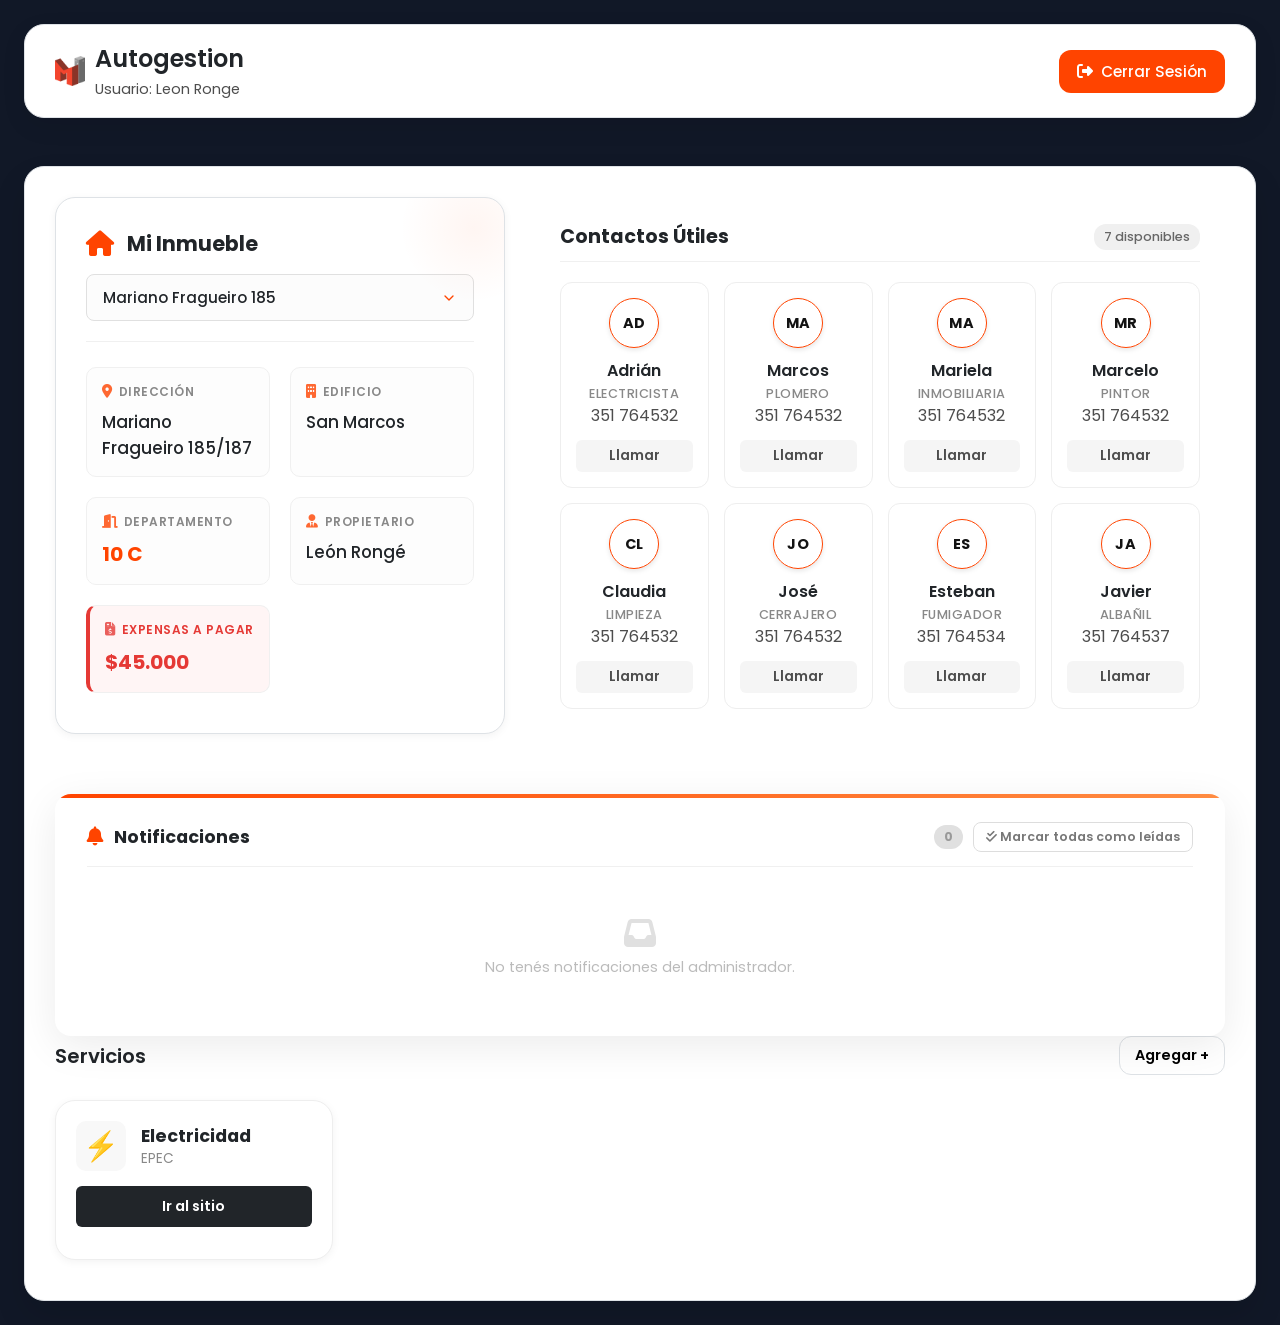
<file: real-estate-portal/html/DashboardCliente.html>
<!DOCTYPE html>
<html lang="es">

<head>
    <meta charset="UTF-8">
    <meta name="viewport" content="width=device-width, initial-scale=1.0">
    <title>Autogestion</title>
    <link rel="icon" href="../LogoInmob.png" type="image/png">
    <link href="https://fonts.googleapis.com/css2?family=Poppins:wght@300;400;500;600;700&display=swap"
        rel="stylesheet">
    <!-- Font Awesome for Icons -->
    <link rel="stylesheet" href="https://cdnjs.cloudflare.com/ajax/libs/font-awesome/6.4.0/css/all.min.css">
    <!-- Custom CSS -->
    <link rel="stylesheet" href="../css/DashboardCliente.css">
</head>

<body>
    <div class="dashboard-container">

        <header class="header">
            <div class="logo">
                <img src="../LogoInmob.png" alt="Logo M" class="logo-m">
                <div class="header-text">
                    <h1>Autogestion</h1>
                    <span class="user">Usuario: Leon Ronge</span>
                </div>
            </div>
            <div class="logout-wrapper">
                <a href="login.html" class="btn-logout" title="Cerrar Sesión">
                    <i class="fas fa-sign-out-alt"></i> Cerrar Sesión
                </a>
            </div>
        </header>

        <main class="main-content">

            <div class="top-row">

                <section class="inmueble-card">
                    <div class="card-header-inmueble">
                        <div class="header-icon-title">
                            <i class="fas fa-home" style="color: var(--color-orange); font-size: 1.6rem;"></i>
                            <h2>Mi Inmueble</h2>
                        </div>

                        <div class="inmueble-selector-wrapper">
                            <select id="selectorInmueble" class="styled-select">
                                <option value="fragueiro" selected>Mariano Fragueiro 185</option>
                                <option value="urquiza">Justo J. de Urquiza 184</option>
                            </select>
                        </div>
                    </div>

                    <div class="card-body-inmueble">
                        <div class="inmueble-detail-item">
                            <span class="detail-label"><i class="fas fa-map-marker-alt"></i> Dirección</span>
                            <span class="detail-value" id="infoDireccion">Mariano Fragueiro 185/187</span>
                        </div>

                        <div class="inmueble-detail-item">
                            <span class="detail-label"><i class="fas fa-building"></i> Edificio</span>
                            <span class="detail-value" id="infoEdificio">San Marcos</span>
                        </div>

                        <div class="inmueble-detail-item">
                            <span class="detail-label"><i class="fas fa-door-open"></i> Departamento</span>
                            <span class="detail-value highlight-value" id="infoDepto">10 C</span>
                        </div>

                        <div class="inmueble-detail-item">
                            <span class="detail-label"><i class="fas fa-user-tie"></i> Propietario</span>
                            <span class="detail-value" id="infoPropietario">León Rongé</span>
                        </div>

                        <div class="inmueble-detail-item" style="border-left: 4px solid #e53935; background: #fff5f5;">
                            <span class="detail-label" style="color: #e53935;"><i class="fas fa-file-invoice-dollar"
                                    style="color: #e53935;"></i> Expensas a Pagar</span>
                            <span class="detail-value highlight-value" id="infoExpensas"
                                style="color: #e53935;">$0</span>
                        </div>

                        <!-- Alerta de aumento de expensas -->
                        <div class="expensas-alerta" id="expensasAlerta" style="display:none;">
                            <div class="expensas-alerta-icon">
                                <i class="fas fa-arrow-trend-up"></i>
                            </div>
                            <div class="expensas-alerta-body">
                                <div class="expensas-alerta-title">¡Aumento de Expensas!</div>
                                <div class="expensas-alerta-detalle" id="expensasAlertaDetalle"></div>
                            </div>
                            <button class="expensas-alerta-close" id="btnCerrarAlertaExpensas" title="Descartar">
                                <i class="fas fa-times"></i>
                            </button>
                        </div>

                    </div>
                </section>

                <section class="contactos-utiles-card">
                    <div class="card-header">
                        <h2>Contactos Útiles</h2>
                        <span class="badge-count">7 disponibles</span>
                    </div>

                    <div class="contactos-grid">
                        <div class="contact-mini-card">
                            <div class="contact-avatar avatar-blue">AD</div>
                            <div class="contact-info">
                                <span class="contact-name">Adrián</span>
                                <span class="contact-role">Electricista</span>
                                <span class="contact-number">351 764532</span>
                            </div>
                            <a href="tel:+54351764532" class="btn-call">
                                Llamar
                            </a>
                        </div>

                        <div class="contact-mini-card">
                            <div class="contact-avatar avatar-green">MA</div>
                            <div class="contact-info">
                                <span class="contact-name">Marcos</span>
                                <span class="contact-role">Plomero</span>
                                <span class="contact-number">351 764532</span>
                            </div>
                            <a href="tel:+54351764532" class="btn-call">
                                Llamar
                            </a>
                        </div>

                        <div class="contact-mini-card">
                            <div class="contact-avatar avatar-red">MA</div>
                            <div class="contact-info">
                                <span class="contact-name">Mariela</span>
                                <span class="contact-role">Inmobiliaria</span>
                                <span class="contact-number">351 764532</span>
                            </div>
                            <a href="tel:+54351764532" class="btn-call">
                                Llamar
                            </a>
                        </div>

                        <div class="contact-mini-card">
                            <div class="contact-avatar avatar-purple">MR</div>
                            <div class="contact-info">
                                <span class="contact-name">Marcelo</span>
                                <span class="contact-role">Pintor</span>
                                <span class="contact-number">351 764532</span>
                            </div>
                            <a href="tel:+54351764532" class="btn-call">
                                Llamar
                            </a>
                        </div>

                        <div class="contact-mini-card">
                            <div class="contact-avatar avatar-yellow">CL</div>
                            <div class="contact-info">
                                <span class="contact-name">Claudia</span>
                                <span class="contact-role">Limpieza</span>
                                <span class="contact-number">351 764532</span>
                            </div>
                            <a href="tel:+54351764532" class="btn-call">
                                Llamar
                            </a>
                        </div>

                        <div class="contact-mini-card">
                            <div class="contact-avatar avatar-red">JO</div>
                            <div class="contact-info">
                                <span class="contact-name">José</span>
                                <span class="contact-role">Cerrajero</span>
                                <span class="contact-number">351 764532</span>
                            </div>
                            <a href="tel:+54351764532" class="btn-call">
                                Llamar
                            </a>
                        </div>

                        <div class="contact-mini-card">
                            <div class="contact-avatar avatar-dark-green">ES</div>
                            <div class="contact-info">
                                <span class="contact-name">Esteban</span>
                                <span class="contact-role">Fumigador</span>
                                <span class="contact-number">351 764534</span>
                            </div>
                            <a href="tel:+54351764534" class="btn-call">
                                Llamar
                            </a>
                        </div>

                        <div class="contact-mini-card">
                            <div class="contact-avatar avatar-brown">JA</div>
                            <div class="contact-info">
                                <span class="contact-name">Javier</span>
                                <span class="contact-role">Albañil</span>
                                <span class="contact-number">351 764537</span>
                            </div>
                            <a href="tel:+54351764537" class="btn-call">
                                Llamar
                            </a>
                        </div>
                    </div>
                </section>

            </div>

            <!-- ===== SECCIÓN: MENSAJES DEL ADMINISTRADOR ===== -->
            <section class="notif-card">
                <div class="notif-header">
                    <div class="notif-title">
                        <i class="fas fa-bell"></i> Notificaciones
                    </div>
                    <div style="display:flex; align-items:center; gap:10px;">
                        <span class="notif-badge" id="notifBadge">0</span>
                        <button class="btn-mark-all" id="btnMarcarLeidos"><i class="fas fa-check-double"></i> Marcar
                            todas como leídas</button>
                    </div>
                </div>
                <div class="notif-list" id="notifList">
                    <div class="notif-empty">
                        <i class="fas fa-inbox"></i>
                        No tenés notificaciones nuevas.
                    </div>
                </div>
            </section>

            <section class="servicios-container">
                <div class="servicios-header">
                    <h2>Servicios</h2>
                    <button id="btnAgregarServicio" class="agregar-btn">Agregar +</button>
                </div>

                <div class="servicios-grid" id="gridServicios">
                    <div class="empty-state">No hay servicios activos.</div>
                </div>
            </section>

            <div id="modalChecklist" class="modal-overlay">
                <div class="modal-content">
                    <span class="close-checklist close-modal">&times;</span>

                    <div class="factura-header">
                        <h2>Activar Servicios</h2>
                        <p style="margin-top:5px; color:#666;">Selecciona los servicios visibles</p>
                    </div>

                    <div class="checklist-container">
                        <label class="checklist-item">
                            <input type="checkbox" value="luz" checked>
                            <div class="check-info">
                                <span class="check-title">Electricidad, </span>
                                <span class="check-desc">EPEC</span>
                            </div>
                        </label>

                        <label class="checklist-item">
                            <input type="checkbox" value="agua">
                            <div class="check-info">
                                <span class="check-title">Agua, </span>
                                <span class="check-desc">Aguas Cordobesas</span>
                            </div>
                        </label>

                        <label class="checklist-item">
                            <input type="checkbox" value="gas">
                            <div class="check-info">
                                <span class="check-title">Gas, </span>
                                <span class="check-desc">Ecogas</span>
                            </div>
                        </label>

                        <label class="checklist-item">
                            <input type="checkbox" value="internet">
                            <div class="check-info">
                                <span class="check-title">Internet</span>
                                <span class="check-desc"></span>
                            </div>
                        </label>

                        <label class="checklist-item">
                            <input type="checkbox" value="admin">
                            <div class="check-info">
                                <span class="check-title">Administración, </span>
                                <span class="check-desc">Expensas / Consorcio</span>
                            </div>
                        </label>
                    </div>

                    <button id="btnGuardarServicios" class="btn-download" style="background-color: var(--color-dark);">
                        Confirmar y Mostrar
                    </button>
                </div>
            </div>

        </main>


    </div>
    <script src="../js/DashboardCliente.js"></script>
</body>

</html>
</file>
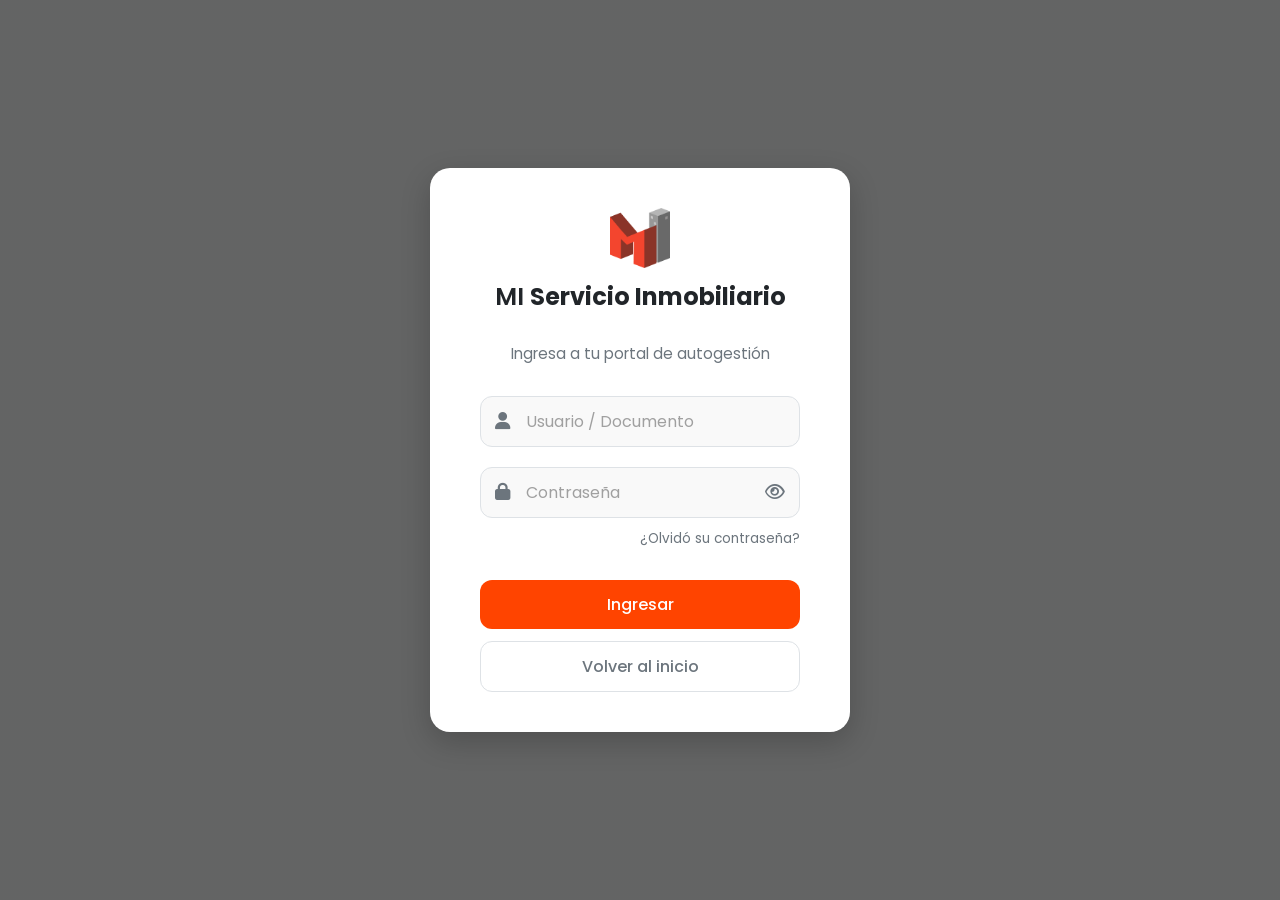
<file: real-estate-portal/html/login.html>
<!DOCTYPE html>
<html lang="es">

<head>
    <meta charset="UTF-8">
    <meta name="viewport" content="width=device-width, initial-scale=1.0">
    <meta name="description" content="Autogestión - MI Servicio Inmobiliario">
    <link rel="icon" href="../LogoInmob.png" type="image/png">
    <title>Login | MI Servicio Inmobiliario</title>
    <!-- Modern Typography -->
    <link href="https://fonts.googleapis.com/css2?family=Poppins:wght@300;400;500;600;700&display=swap"
        rel="stylesheet">
    <!-- Font Awesome for Icons -->
    <link rel="stylesheet" href="https://cdnjs.cloudflare.com/ajax/libs/font-awesome/6.4.0/css/all.min.css">
    <!-- Custom CSS -->
    <link rel="stylesheet" href="../css/styles.css">
    <style>
        /* Login Specific Styles */
        body.login-page {
            display: flex;
            justify-content: center;
            align-items: center;
            min-height: 100vh;
            background-image: linear-gradient(rgba(0, 0, 0, 0.6), rgba(0, 0, 0, 0.6)), url('https://images.unsplash.com/photo-1600596542815-ffad4c1539a9?auto=format&fit=crop&q=80&w=2000');
            background-size: cover;
            background-position: center;
            background-color: var(--bg-light);
            margin: 0;
            padding: 20px;
        }

        .login-card {
            background-color: var(--white);
            padding: 40px 50px;
            width: 100%;
            max-width: 420px;
            border-radius: var(--border-radius-lg);
            box-shadow: 0 10px 30px rgba(0, 0, 0, 0.2);
            text-align: center;
        }

        .login-card .logo-container {
            margin-bottom: 30px;
            display: flex;
            flex-direction: column;
            align-items: center;
            gap: 15px;
        }

        .login-card .logo-container img {
            height: 60px;
            width: auto;
        }

        .login-card .logo-container h1 {
            font-size: 1.5rem;
            color: var(--text-dark);
            margin: 0;
        }

        .login-card .logo-container h1 span {
            color: var(--primary-color);
            font-weight: 700;
        }

        .login-card .subtitle {
            color: var(--text-muted);
            margin-bottom: 30px;
            font-size: 0.95rem;
        }

        .login-form .input-group {
            position: relative;
            margin-bottom: 20px;
        }

        .login-form .input-group i:first-child {
            position: absolute;
            left: 15px;
            top: 50%;
            transform: translateY(-50%);
            color: var(--text-muted);
            font-size: 1.1rem;
            pointer-events: none;
        }

        .login-form .input-field {
            width: 100%;
            padding: 12px 15px 12px 45px;
            border: 1px solid var(--border-color);
            border-radius: var(--border-radius-md);
            font-size: 1rem;
            font-family: 'Poppins', sans-serif;
            color: var(--text-dark);
            transition: var(--transition-fast);
            background-color: #f9f9f9;
        }

        .login-form .input-group input[type="password"] {
            padding-right: 45px;
        }

        .login-form .input-field:focus {
            outline: none;
            border-color: var(--primary-color);
            background-color: var(--white);
            box-shadow: 0 0 0 3px rgba(255, 68, 0, 0.1);
        }

        .login-form .input-field::placeholder {
            color: #a0a0a0;
        }

        .login-form .forgot-password {
            display: block;
            text-align: right;
            margin-top: -10px;
            margin-bottom: 30px;
            font-size: 0.85rem;
            color: var(--text-muted);
            text-decoration: none;
            transition: var(--transition-fast);
        }

        .login-form .forgot-password:hover {
            color: var(--primary-color);
        }

        .login-form .btn-container {
            display: flex;
            flex-direction: column;
            gap: 12px;
        }

        .login-form .btn-container .btn {
            font-family: 'Poppins', sans-serif;
        }

        .login-form .btn-container .btn {
            width: 100%;
            padding: 12px;
            font-size: 1rem;
            justify-content: center;
        }

        .login-form .back-link {
            color: var(--text-muted);
            background: transparent;
            border: 1px solid var(--border-color);
        }

        .login-form .back-link:hover {
            background-color: #f5f5f5;
            color: var(--text-dark);
        }

        .login-form .toggle-password {
            position: absolute;
            right: 15px;
            top: 50%;
            transform: translateY(-50%);
            color: var(--text-muted);
            cursor: pointer;
            font-size: 1.1rem;
            transition: var(--transition-fast);
            left: auto;
            /* Override left instruction from generic i tag */
            pointer-events: auto;
            /* Ensure it is clickable */
        }

        .login-form .toggle-password:hover {
            color: var(--primary-color);
        }

        @media (max-width: 480px) {
            .login-card {
                padding: 30px 20px;
            }
        }
    </style>
</head>

<body class="login-page">

    <div class="login-card">
        <div class="logo-container">
            <img src="../LogoInmob.png" alt="MI Servicio Inmobiliario">
            <h1>MI <span>Servicio Inmobiliario</span></h1>
        </div>

        <p class="subtitle">Ingresa a tu portal de autogestión</p>

        <form id="login-form" class="login-form">
            <div class="input-group">
                <i class="fa-solid fa-user"></i>
                <input type="text" id="documento" class="input-field" placeholder="Usuario / Documento">
            </div>

            <div class="input-group">
                <i class="fa-solid fa-lock"></i>
                <input type="password" id="password" class="input-field" placeholder="Contraseña">
                <i class="fa-regular fa-eye toggle-password" id="togglePassword" title="Mostrar contraseña"></i>
            </div>

            <a href="#" class="forgot-password">¿Olvidó su contraseña?</a>

            <p id="login-error"
                style="color: #ff4500; font-size: 0.85rem; text-align: left; margin-top: -20px; margin-bottom: 20px; display: none;">
                Usuario o contraseña incorrectos.</p>

            <div class="btn-container">

                <button type="submit" class="btn btn-primary" title="Ingresar a autogestión"
                    style="display: inline-flex; align-items: center; justify-content: center; width: 100%; border: none; cursor: pointer;">Ingresar</button>
                <a href="index.html" class="btn back-link" title="Regresar a la página principal">Volver al
                    inicio</a>
            </div>
        </form>
    </div>

    <script>
        const togglePassword = document.querySelector('#togglePassword');
        const password = document.querySelector('#password');
        const loginForm = document.getElementById('login-form');
        const loginError = document.getElementById('login-error');

        // Toggle Password Visibility
        togglePassword.addEventListener('click', function (e) {
            const type = password.getAttribute('type') === 'password' ? 'text' : 'password';
            password.setAttribute('type', type);
            this.classList.toggle('fa-eye');
            this.classList.toggle('fa-eye-slash');
        });

        // Form Submit Handler
        loginForm.addEventListener('submit', function (e) {
            e.preventDefault();
            const usr = document.getElementById('documento').value.trim();
            const pwd = password.value.trim();

            if (usr === 'leon' && pwd === '123') {
                window.location.href = 'DashboardCliente.html';
            } else if (usr === 'mariela' && pwd === '123') {
                window.location.href = 'DashboardAdmin.html';
            } else {
                loginError.style.display = 'block';
            }
        });
    </script>
</body>

</html>
</file>
<file: real-estate-portal/css/DashboardCliente.css>
:root {
    /* Colores primarios y de estado */
    --color-dark: #212529;
    --color-light: #f8f9fa;
    --color-orange: #ff4400;
    --color-card-bg: #ffffff;
    --color-ok: #a8e6a8;
    --color-pending: #fffb91;
    --color-overdue: #f39191;
    --color-text-dark: #4d4d4d;
    --avatar-color: #ff4400;
    --border-color: #dee2e6;
    --shadow-sm: 0 2px 8px rgba(0, 0, 0, 0.05);
    --shadow-md: 0 8px 24px rgba(0, 0, 0, 0.08);
    --shadow-lg: 0 16px 32px rgba(0, 0, 0, 0.12);
    --shadow-orange: 0 4px 16px rgba(255, 68, 0, 0.25);
}

* {
    box-sizing: border-box;
    margin: 0;
    padding: 0;
    font-family: 'Poppins', sans-serif;
}

body {
    background-color: #111827;
    color: var(--color-text-dark);
}

.dashboard-container {
    width: 100%;
    max-width: 1280px;
    margin: 0 auto;
    padding: 24px;
    position: relative;
    min-height: 100vh;
    display: flex;
    flex-direction: column;
}

.header {
    display: flex;
    justify-content: space-between;
    align-items: center;
    padding: 16px 30px;
    background-color: #ffffff;
    color: var(--color-dark);
    border-radius: 20px;
    box-shadow: var(--shadow-md);
    border: 1px solid var(--border-color);
    margin-bottom: 24px;
}

.logo {
    display: flex;
    align-items: center;
}

.logo-m {
    width: 30px;
    height: 30px;
    margin-right: 10px;
}

.header h1 {
    font-size: 1.5rem;
    font-weight: 600;
}

.user {
    font-size: 0.9rem;
    font-weight: 400;
    opacity: 1;
    color: var(--color-text-dark);
}

.btn-logout {
    display: flex;
    align-items: center;
    gap: 8px;
    background-color: var(--color-orange);
    color: #ffffff;
    text-decoration: none;
    padding: 10px 18px;
    border-radius: 12px;
    font-weight: 500;
    font-size: 0.95rem;
    transition: all 0.3s ease;
    border: none;
}

.btn-logout i {
    font-size: 1rem;
}

.btn-logout:hover {
    background-color: #e03c00;
    box-shadow: var(--shadow-orange);
}

/* Layout Principal */
.top-row {
    display: flex;
    gap: 30px;
    margin-bottom: 30px;
}

.main-content {
    background-color: var(--color-card-bg);
    padding: 30px;
    border-radius: 20px;
    box-shadow: var(--shadow-lg);
    border: 1px solid var(--border-color);
    margin-top: 24px;
    flex: 1;
}

.logout-wrapper {
    display: flex;
    justify-content: flex-end;
}


/* --- CARD INMUEBLE --- */
.inmueble-card {
    background-color: #ffffff;
    border-radius: 20px;
    padding: 30px;
    margin-bottom: 30px;
    box-shadow: var(--shadow-sm);
    width: 450px;
    border: 1px solid var(--border-color);
    display: flex;
    flex-direction: column;
    position: relative;
    overflow: hidden;
}

.inmueble-card::before {
    content: '';
    position: absolute;
    top: 0;
    right: 0;
    width: 150px;
    height: 150px;
    background: radial-gradient(circle, rgba(255, 68, 0, 0.05) 0%, rgba(255, 255, 255, 0) 70%);
    border-radius: 50%;
    transform: translate(30%, -30%);
    pointer-events: none;
}

.card-header-inmueble {
    display: flex;
    flex-direction: column;
    gap: 15px;
    margin-bottom: 25px;
    border-bottom: 1px solid #f0f0f0;
    padding-bottom: 20px;
}

.header-icon-title {
    display: flex;
    align-items: center;
    gap: 12px;
}

.inmueble-card h2 {
    font-size: 1.3rem;
    font-weight: 700;
    color: var(--color-dark);
    margin: 0;
}

.inmueble-selector-wrapper {
    width: 100%;
}

.styled-select {
    width: 100%;
    padding: 12px 16px;
    border: 1px solid #e0e0e0;
    border-radius: 8px;
    background-color: #fcfcfc;
    font-size: 0.95rem;
    color: var(--color-dark);
    font-family: 'Poppins', sans-serif;
    font-weight: 500;
    cursor: pointer;
    outline: none;
    transition: all 0.3s ease;
    appearance: none;
    background-image: url("data:image/svg+xml;charset=UTF-8,%3csvg xmlns='http://www.w3.org/2000/svg' viewBox='0 0 24 24' fill='none' stroke='%23ff4500' stroke-width='2' stroke-linecap='round' stroke-linejoin='round'%3e%3cpolyline points='6 9 12 15 18 9'%3e%3c/polyline%3e%3c/svg%3e");
    background-repeat: no-repeat;
    background-position: right 16px center;
    background-size: 16px;
}

.styled-select:hover,
.styled-select:focus {
    border-color: var(--color-orange);
    background-color: #fff;
    box-shadow: 0 0 0 3px rgba(255, 69, 0, 0.1);
}

.card-body-inmueble {
    display: grid;
    grid-template-columns: 1fr 1fr;
    gap: 20px;
}

.inmueble-detail-item {
    display: flex;
    flex-direction: column;
    background: #fdfdfd;
    padding: 15px;
    border-radius: 10px;
    border: 1px solid #f0f0f0;
    transition: transform 0.2s ease, box-shadow 0.2s ease;
}

.inmueble-detail-item:hover {
    transform: translateY(-2px);
    box-shadow: 0 4px 12px rgba(0, 0, 0, 0.03);
    border-color: #e8e8e8;
}

.detail-label {
    display: flex;
    align-items: center;
    gap: 6px;
    font-size: 0.75rem;
    text-transform: uppercase;
    color: #888;
    font-weight: 600;
    letter-spacing: 0.5px;
    margin-bottom: 8px;
}

.detail-label i {
    color: var(--color-orange);
    font-size: 0.85rem;
    opacity: 0.8;
}

.detail-value {
    font-size: 1.05rem;
    font-weight: 500;
    color: var(--color-dark);
}

.highlight-value {
    font-weight: 700;
    color: var(--color-orange);
    font-size: 1.25rem;
}

.info-row {
    display: flex;
    margin-bottom: 15px;
    font-size: 0.95rem;
}

.info-label {
    font-weight: 500;
    width: 120px;
    color: #777777;
}

.info-value {
    font-weight: 400;
    flex-grow: 1;
    text-align: right;
}

/* --- SECCIÓN CONTACTOS ÚTILES --- */

.contactos-utiles-card {
    background-color: #fff;
    border-radius: 20px;
    padding: 25px;
    margin-bottom: 30px;
    flex: 1;
}

.contactos-utiles-card .card-header {
    display: flex;
    justify-content: space-between;
    align-items: center;
    margin-bottom: 20px;
    border-bottom: 1px solid #f0f0f0;
    padding-bottom: 10px;
}

.contactos-utiles-card h2 {
    font-size: 1.2rem;
    font-weight: 700;
    color: var(--color-dark);
    margin: 0;
}

.badge-count {
    background-color: #f0f0f0;
    color: #666;
    padding: 4px 10px;
    border-radius: 12px;
    font-size: 0.8rem;
    font-weight: 500;
}

/* GRID DE CONTACTOS */
.contactos-grid {
    display: grid;
    grid-template-columns: repeat(auto-fill, minmax(140px, 1fr));
    gap: 15px;
}

/* MINI CARD INDIVIDUAL */
.contact-mini-card {
    border: 1px solid #eee;
    border-radius: 12px;
    padding: 15px;
    display: flex;
    flex-direction: column;
    align-items: center;
    text-align: center;
    transition: transform 0.2s, box-shadow 0.2s, border-color 0.2s;
    cursor: default;
}

.contact-mini-card:hover {
    transform: translateY(-3px);
    box-shadow: 0 5px 15px rgba(0, 0, 0, 0.08);
}

/* AVATAR */
.contact-avatar {
    width: 50px;
    height: 50px;
    border-radius: 50%;
    border: 1px solid var(--avatar-color);
    margin-bottom: 10px;
    display: flex;
    align-items: center;
    justify-content: center;
    color: #131313;
    font-weight: 700;
    font-size: 0.9rem;
    letter-spacing: 0.5px;
    box-shadow: 0 2px 5px rgba(0, 0, 0, 0.1);
}

.contact-mini-card:hover .contact-avatar {
    border: 2px solid var(--color-orange);
    transition: transform 0.3s;
}

.avatar-blue {
    background-color: var(--avatar-blue);
}

.avatar-green {
    background-color: var(--avatar-green);
}

.avatar-purple {
    background-color: var(--avatar-purple);
}

.avatar-yellow {
    background-color: var(--avatar-yellow);
}

.avatar-red {
    background-color: var(--avatar-red);
}

.avatar-brown {
    background-color: var(--avatar-brown);
}

.avatar-dark-green {
    background-color: var(--avatar-dark-green);
}

.contact-info {
    margin-bottom: 12px;
    width: 100%;
}

.contact-name {
    display: block;
    font-size: 1rem;
    font-weight: 600;
    color: var(--color-dark);
    margin-bottom: 2px;
}

.contact-role {
    display: block;
    font-size: 0.8rem;
    color: #888;
    text-transform: uppercase;
    font-weight: 500;
    letter-spacing: 0.5px;
}

.btn-call {
    text-decoration: none;
    background-color: #f5f5f5;
    color: var(--color-text-dark);
    font-size: 0.85rem;
    padding: 6px 0;
    width: 100%;
    border-radius: 6px;
    font-weight: 600;
    transition: background 0.2s, color 0.2s;
}

.btn-call:hover {
    background-color: var(--color-dark);
    color: #fff;
}

.servicios-header {
    display: flex;
    justify-content: space-between;
    align-items: center;
    margin-bottom: 15px;
}

.servicios-header h2 {
    font-size: 1.25rem;
    font-weight: 600;
    color: var(--color-dark);
}

.agregar-btn {
    background-color: transparent;
    border: 1px solid var(--border-color);
    padding: 8px 15px;
    border-radius: 12px;
    cursor: pointer;
    font-weight: 600;
    font-size: 0.9rem;
}

.servicios-grid {
    display: grid;
    grid-template-columns: repeat(auto-fill, minmax(220px, 1fr));
    gap: 20px;
    padding: 10px 0;
}

.empty-state {
    color: #999;
    font-style: italic;
    padding: 20px;
    grid-column: 1 / -1;
}

/* --- ESTILO DE LA CARD --- */
.service-card-simple {
    background-color: #fff;
    border-radius: 20px;
    padding: 20px;
    box-shadow: var(--shadow-sm);
    display: flex;
    flex-direction: column;
    justify-content: space-between;
    height: 160px;
    border: 1px solid #eee;
    transition: transform 0.2s, box-shadow 0.2s;
    position: relative;
}

.service-card-simple:hover {
    transform: translateY(-3px);
    box-shadow: 0 8px 20px rgba(0, 0, 0, 0.1);
    border-color: var(--color-orange);
}

.card-header-simple {
    display: flex;
    align-items: center;
    gap: 15px;
}

.service-icon {
    font-size: 1.8rem;
    background: #f8f8f8;
    min-width: 50px;
    height: 50px;
    display: flex;
    align-items: center;
    justify-content: center;
    border-radius: 10px;
}

.service-titles {
    display: flex;
    flex-direction: column;
}

.service-name {
    font-weight: 700;
    font-size: 1.1rem;
    color: var(--color-dark);
}

.service-provider {
    font-size: 0.85rem;
    color: #888;
}

.btn-ir-web {
    display: block;
    width: 100%;
    text-align: center;
    background-color: var(--color-dark);
    color: #fff;
    padding: 10px;
    border-radius: 6px;
    text-decoration: none;
    font-size: 0.9rem;
    font-weight: 600;
    margin-top: 15px;
    transition: background-color 0.2s;
}

.btn-ir-web:hover {
    background-color: var(--color-orange);
}

/* --- BOTONES DE ACCIÓN (EDITAR) --- */
.card-actions {
    position: absolute;
    top: 10px;
    right: 10px;
    display: flex;
    gap: 5px;
}

.action-btn {
    background: none;
    border: none;
    cursor: pointer;
    font-size: 1.1rem;
    opacity: 0.5;
    transition: opacity 0.2s, transform 0.2s;
    padding: 0;
}

.action-btn:hover {
    opacity: 1;
    transform: scale(1.1);
}

/* --- MODO EDICIÓN --- */
.edit-mode-container {
    display: none;
    flex-direction: column;
    gap: 10px;
    height: 100%;
    justify-content: center;
}

.edit-input {
    width: 100%;
    padding: 8px;
    border: 1px solid #ccc;
    border-radius: 4px;
    font-family: 'Inter', sans-serif;
    font-size: 0.9rem;
}

.edit-buttons {
    display: flex;
    gap: 10px;
    margin-top: 5px;
}

.btn-save,
.btn-cancel {
    flex: 1;
    padding: 6px;
    border: none;
    border-radius: 4px;
    cursor: pointer;
    font-weight: 600;
    font-size: 0.8rem;
}

.service-card-simple.is-editing {
    height: auto;
    min-height: 260px;
    transition: all 0.3s ease;
}


.service-card-simple.is-editing .edit-mode-container {
    padding: 10px 0;
    justify-content: flex-start;
    gap: 12px;
}

.btn-save {
    background-color: var(--color-ok);
    color: #1b5e20;
}

.btn-cancel {
    background-color: #eee;
    color: #555;
}

/* TOGGLE EDICIÓN */
.service-card-simple.is-editing .view-mode-container {
    display: none;
}

.service-card-simple.is-editing .edit-mode-container {
    display: flex;
}

/* --- ESTILOS DEL MODAL GENERAL --- */
.modal-overlay {
    display: none;
    position: fixed;
    z-index: 1000;
    left: 0;
    top: 0;
    width: 100%;
    height: 100%;
    background-color: rgba(0, 0, 0, 0.5);
    justify-content: center;
    align-items: center;
    backdrop-filter: blur(4px);
}

.modal-content {
    background-color: #fff;
    padding: 30px;
    border-radius: 20px;
    width: 400px;
    position: relative;
    box-shadow: var(--shadow-lg);
    animation: slideDown 0.3s ease-out;
}

/* ===== NOTIFICACIONES ADMIN ===== */
.notif-card {
    background: #fff;
    border-radius: 16px;
    padding: 28px 32px;
    box-shadow: 0 10px 40px rgba(0, 0, 0, 0.08);
    margin-top: 30px;
    position: relative;
    overflow: hidden;
}

.notif-card::before {
    content: '';
    position: absolute;
    top: 0;
    left: 0;
    right: 0;
    height: 4px;
    background: linear-gradient(90deg, var(--color-orange), #ff8c42);
}

.notif-header {
    display: flex;
    align-items: center;
    justify-content: space-between;
    margin-bottom: 20px;
    padding-bottom: 14px;
    border-bottom: 1px solid #f0f0f0;
}

.notif-title {
    display: flex;
    align-items: center;
    gap: 10px;
    font-size: 1.1rem;
    font-weight: 700;
    color: var(--color-dark);
}

.notif-title i {
    color: var(--color-orange);
    font-size: 1.2rem;
}

.notif-badge {
    background: var(--color-orange);
    color: #fff;
    border-radius: 20px;
    padding: 3px 10px;
    font-size: 0.78rem;
    font-weight: 700;
    min-width: 22px;
    text-align: center;
}

.notif-badge.zero {
    background: #e0e0e0;
    color: #999;
}

.notif-list {
    display: flex;
    flex-direction: column;
    gap: 12px;
    max-height: 380px;
    overflow-y: auto;
}

.notif-item {
    background: #fff8f5;
    border: 1px solid #ffe5d0;
    border-left: 4px solid var(--color-orange);
    border-radius: 0 10px 10px 0;
    padding: 14px 16px;
    position: relative;
    transition: background 0.2s;
}

.notif-item.leido {
    background: #fafafa;
    border-left-color: #ddd;
    border-color: #eee;
}

.notif-item-text {
    font-size: 0.92rem;
    color: #333;
    line-height: 1.55;
    margin-bottom: 8px;
}

.notif-item.leido .notif-item-text {
    color: #777;
}

.notif-item-meta {
    display: flex;
    align-items: center;
    justify-content: space-between;
    flex-wrap: wrap;
    gap: 6px;
}

.notif-prop-badge {
    background: var(--color-dark);
    color: #fff;
    border-radius: 20px;
    padding: 3px 10px;
    font-size: 0.72rem;
    font-weight: 600;
    display: flex;
    align-items: center;
    gap: 4px;
}

.notif-prop-badge.general {
    background: #6c757d;
}

.notif-date {
    font-size: 0.75rem;
    color: #aaa;
}

.notif-unread-dot {
    width: 9px;
    height: 9px;
    background: var(--color-orange);
    border-radius: 50%;
    display: inline-block;
    margin-right: 6px;
    vertical-align: middle;
    flex-shrink: 0;
}

.notif-empty {
    text-align: center;
    padding: 30px 0;
    color: #bbb;
    font-size: 0.9rem;
}

.notif-empty i {
    font-size: 2rem;
    display: block;
    margin-bottom: 8px;
    color: #e0e0e0;
}

.btn-mark-all {
    background: none;
    border: 1.5px solid #ddd;
    border-radius: 8px;
    padding: 5px 12px;
    font-size: 0.78rem;
    font-weight: 600;
    color: #777;
    cursor: pointer;
    transition: all 0.2s;
    font-family: 'Poppins', sans-serif;
}

.btn-mark-all:hover {
    border-color: var(--color-orange);
    color: var(--color-orange);
}


@keyframes slideDown {
    from {
        transform: translateY(-50px);
        opacity: 0;
    }

    to {
        transform: translateY(0);
        opacity: 1;
    }
}

.close-modal {
    position: absolute;
    top: 15px;
    right: 20px;
    font-size: 28px;
    font-weight: bold;
    color: #aaa;
    cursor: pointer;
    transition: color 0.2s;
}

.close-modal:hover {
    color: var(--color-orange);
}

.checklist-header {
    margin-bottom: 20px;
    border-bottom: 1px solid #eee;
    padding-bottom: 10px;
}

.checklist-header h2 {
    font-size: 1.2rem;
    color: var(--color-dark);
}

.checklist-container {
    display: flex;
    flex-direction: column;
    gap: 10px;
    margin-bottom: 20px;
}

.checklist-item {
    display: flex;
    align-items: center;
    padding: 10px;
    border: 1px solid #eee;
    border-radius: 8px;
    cursor: pointer;
}

.checklist-item:hover {
    background-color: #fafafa;
}

.checklist-item input {
    margin-right: 15px;
    width: 18px;
    height: 18px;
}

.btn-download {
    display: block;
    width: 100%;
    padding: 12px;
    background-color: var(--color-dark);
    color: white;
    border: none;
    border-radius: 6px;
    font-size: 1rem;
    cursor: pointer;
    font-weight: 600;
    transition: background 0.2s;
}

.btn-download:hover {
    background-color: var(--color-orange);
}


/* =========================================
   RESPONSIVE — TABLET  ≤ 900px
   ========================================= */
@media (max-width: 900px) {

    .dashboard-container {
        margin: 20px auto;
        padding: 0 16px 32px;
    }

    .top-row {
        flex-direction: column;
        gap: 20px;
    }

    .header {
        padding: 16px 20px;
        flex-wrap: wrap;
        gap: 12px;
    }

    .inmueble-card {
        width: 100%;
    }

    .card-body-inmueble {
        grid-template-columns: 1fr 1fr;
        gap: 14px;
    }

    .pagos-row {
        flex-direction: column;
        gap: 20px;
    }

    .contactos-utiles-card {
        width: 100%;
        padding: 22px;
    }

    .contactos-grid {
        grid-template-columns: repeat(auto-fill, minmax(140px, 1fr));
    }

    .servicios-header {
        flex-direction: row;
        align-items: center;
    }

    .servicios-grid {
        grid-template-columns: repeat(2, 1fr);
        gap: 16px;
    }

    .service-card-simple {
        height: auto;
        min-height: 130px;
    }

    .modal-content {
        width: 90%;
        padding: 24px;
        max-height: 85vh;
        overflow-y: auto;
    }

    .notif-card {
        padding: 20px 22px;
    }
}

/* =========================================
   RESPONSIVE — MÓVIL  ≤ 600px
   ========================================= */
@media (max-width: 600px) {

    body {
        min-height: 100vh;
    }

    .dashboard-container {
        margin: 12px auto;
        padding: 0 12px 28px;
        min-height: 100vh;
        display: flex;
        flex-direction: column;
    }

    /* ── Header ── */
    .header {
        padding: 14px 16px;
        flex-direction: column;
        align-items: flex-start;
        gap: 10px;
        border-radius: 14px;
    }

    .logo {
        width: 100%;
    }

    .header h1 {
        font-size: 1.1rem;
    }

    .user {
        font-size: 0.78rem;
    }

    .logout-wrapper {
        width: 100%;
    }

    .btn-logout {
        width: 100%;
        justify-content: center;
        border-radius: 10px;
        padding: 11px 18px;
    }

    /* ── Main content ── */
    .main-content {
        padding: 14px;
        border-radius: 14px;
        margin-top: 16px;
        flex: 1;
    }

    /* ── Inmueble card ── */
    .inmueble-card {
        padding: 18px;
        border-radius: 14px;
    }

    .card-body-inmueble {
        grid-template-columns: 1fr;
        gap: 10px;
    }

    .pagos-row {
        flex-direction: column;
        gap: 15px;
    }

    .pago-card {
        padding: 16px;
    }

    .pago-card-header {
        padding: 12px;
    }

    .pago-card-monto {
        font-size: 1.5rem;
    }

    .inmueble-detail-item {
        padding: 12px;
    }

    .detail-value {
        font-size: 0.97rem;
    }

    .highlight-value {
        font-size: 1.1rem;
    }

    /* ── Detalle expensas archivo ── */
    .expensas-archivo-row {
        flex-direction: column;
        align-items: flex-start;
        gap: 8px;
    }

    .btn-ver-archivo {
        width: 100%;
        justify-content: center;
    }

    /* ── Contactos ── */
    .contactos-utiles-card {
        padding: 16px;
        border-radius: 14px;
    }

    .contactos-grid {
        grid-template-columns: repeat(2, 1fr);
        gap: 10px;
    }

    .contact-mini-card {
        padding: 12px 8px;
    }

    .contact-name {
        font-size: 0.88rem;
    }

    .contact-role {
        font-size: 0.72rem;
    }

    /* ── Notificaciones ── */
    .notif-card {
        padding: 16px;
        border-radius: 14px;
    }

    .notif-header {
        flex-direction: column;
        align-items: flex-start;
        gap: 10px;
        padding-bottom: 12px;
    }

    .notif-title {
        font-size: 0.97rem;
    }

    .btn-mark-all {
        font-size: 0.75rem;
        padding: 5px 10px;
    }

    .notif-item {
        padding: 12px 12px;
    }

    .notif-item-meta {
        flex-direction: column;
        align-items: flex-start;
        gap: 5px;
    }

    /* ── Servicios ── */
    .servicios-container {
        margin-top: 16px;
    }

    .servicios-header {
        margin-bottom: 12px;
    }

    .servicios-header h2 {
        font-size: 1rem;
    }

    .agregar-btn {
        padding: 6px 12px;
        font-size: 0.82rem;
    }

    .servicios-grid {
        grid-template-columns: 1fr;
        gap: 12px;
    }

    .service-card-simple {
        height: auto;
        min-height: auto;
        padding: 16px;
    }

    .service-icon {
        font-size: 1.5rem;
        min-width: 44px;
        height: 44px;
    }

    .service-name {
        font-size: 0.97rem;
    }

    .service-provider {
        font-size: 0.78rem;
    }

    /* ── Modal ── */
    .modal-content {
        width: 92vw;
        margin: 16px;
        padding: 18px;
        max-height: 80vh;
        overflow-y: auto;
        border-radius: 16px;
    }

    .edit-buttons {
        flex-direction: column;
        gap: 8px;
    }

    .btn-save,
    .btn-cancel {
        padding: 10px;
    }
}

/* =========================================
   RESPONSIVE — MÓVIL PEQUEÑO  ≤ 400px
   ========================================= */
@media (max-width: 400px) {

    .dashboard-container {
        padding: 0 8px 20px;
    }

    .inmueble-selector-wrapper select {
        font-size: 0.83rem;
        padding: 9px 10px;
    }

    .contactos-grid {
        grid-template-columns: 1fr;
    }

    .contact-mini-card {
        flex-direction: row;
        text-align: left;
        align-items: center;
        gap: 14px;
        padding: 10px 12px;
        min-height: auto;
    }

    .contact-avatar {
        margin-bottom: 0;
        min-width: 46px;
        width: 46px;
        height: 46px;
    }

    .contact-info {
        margin-bottom: 0;
        flex: 1;
        min-width: 0;
    }

    .contact-name {
        font-size: 0.88rem;
    }

    .contact-role {
        font-size: 0.7rem;
    }

    .contact-number {
        display: none;
    }

    .btn-call {
        width: auto;
        padding: 5px 14px;
        margin-top: 0;
        margin-left: auto;
        flex-shrink: 0;
    }

    .header h1 {
        font-size: 1rem;
    }
}

.agregar-btn:hover {
    border-color: var(--color-orange);
    color: var(--color-orange);
}

/* ===== SECCIÓN PAGOS (ALQUILER Y EXPENSAS) ===== */
.pagos-row {
    display: flex;
    gap: 30px;
    margin-bottom: 30px;
    width: 100%;
}

.pago-card {
    flex: 1;
    background-color: #ffffff;
    border-radius: 20px;
    padding: 25px;
    box-shadow: var(--shadow-sm);
    border: 1px solid var(--border-color);
    display: flex;
    flex-direction: column;
    gap: 15px;
}

.pago-card-header {
    display: flex;
    justify-content: space-between;
    align-items: center;
    padding: 15px;
    border-radius: 10px;
    background-color: #f9f9f9;
    border-left: 4px solid;
}

.pago-card-title {
    display: flex;
    align-items: center;
    gap: 10px;
    font-size: 1rem;
    font-weight: 600;
    text-transform: uppercase;
    letter-spacing: 0.5px;
}

.pago-card-monto {
    font-size: 1.8rem;
    font-weight: 700;
}

.pago-card-archivo {
    padding: 15px;
    background-color: #f9f9f9;
    border-radius: 10px;
    display: flex;
    flex-direction: column;
    gap: 10px;
}

.pago-card-archivo .detail-label {
    margin-bottom: 10px;
}

/* ===== ESTILOS PARA ARCHIVOS ADJUNTOS EN CLIENTE ===== */
.archivo-section-title {
    display: flex;
    align-items: center;
    gap: 8px;
    font-size: 0.9rem;
    font-weight: 600;
    color: #666;
    text-transform: uppercase;
    letter-spacing: 0.5px;
    margin-bottom: 12px;
    padding-bottom: 10px;
    border-bottom: 1px solid #e0e0e0;
}

.archivo-section-title i {
    color: #ff4400;
}

.archivo-list {
    display: flex;
    flex-direction: column;
    gap: 10px;
}

.archivo-item {
    display: flex;
    align-items: center;
    justify-content: space-between;
    padding: 12px;
    background-color: #ffffff;
    border: 1px solid #e8e8e8;
    border-radius: 8px;
    transition: all 0.2s ease;
}

.archivo-item:hover {
    border-color: #ff4400;
    box-shadow: 0 2px 8px rgba(255, 68, 0, 0.1);
}

.archivo-nombre {
    display: flex;
    align-items: center;
    gap: 10px;
    font-size: 0.95rem;
    color: #333;
    flex: 1;
    word-break: break-word;
}

.archivo-nombre i {
    color: #ff4400;
    font-size: 1.1rem;
    flex-shrink: 0;
}

.btn-ver-archivo {
    display: flex;
    align-items: center;
    gap: 6px;
    background-color: #212529;
    color: #ffffff;
    border: none;
    padding: 8px 14px;
    border-radius: 6px;
    font-size: 0.85rem;
    font-weight: 500;
    cursor: pointer;
    transition: all 0.2s ease;
    flex-shrink: 0;
}

.btn-ver-archivo:hover {
    background-color: #ff4400;
    box-shadow: 0 4px 12px rgba(255, 68, 0, 0.2);
    transform: translateY(-1px);
}

.btn-ver-archivo i {
    font-size: 0.9rem;
}

/* ===== ALERTA DE AUMENTO DE EXPENSAS ===== */
.expensas-alerta {
    display: none;
    grid-column: 1 / -1;
    /* ocupa todo el ancho del grid */
    align-items: center;
    gap: 14px;
    background: linear-gradient(135deg, #fff1f0, #fff8f5);
    border: 1.5px solid #ff4400;
    border-left: 5px solid #e53935;
    border-radius: 12px;
    padding: 14px 16px;
    margin-top: 4px;
    position: relative;
    opacity: 0;
    transform: translateY(-8px);
    transition: opacity 0.3s ease, transform 0.3s ease;
    box-shadow: 0 4px 20px rgba(229, 57, 53, 0.15);
}

.expensas-alerta.alerta-visible {
    opacity: 1;
    transform: translateY(0);
}

.expensas-alerta-icon {
    background: linear-gradient(135deg, #e53935, #ff4400);
    color: #fff;
    width: 42px;
    height: 42px;
    border-radius: 10px;
    display: flex;
    align-items: center;
    justify-content: center;
    font-size: 1.2rem;
    flex-shrink: 0;
    box-shadow: 0 4px 12px rgba(229, 57, 53, 0.35);
    animation: pulseAlert 2s ease-in-out infinite;
}

@keyframes pulseAlert {

    0%,
    100% {
        box-shadow: 0 4px 12px rgba(229, 57, 53, 0.35);
    }

    50% {
        box-shadow: 0 4px 22px rgba(229, 57, 53, 0.65);
        transform: scale(1.06);
    }
}

.expensas-alerta-body {
    flex: 1;
    min-width: 0;
}

.expensas-alerta-title {
    font-size: 0.82rem;
    font-weight: 700;
    color: #c62828;
    text-transform: uppercase;
    letter-spacing: 0.05em;
    margin-bottom: 5px;
}

.expensas-alerta-detalle {
    display: flex;
    align-items: center;
    flex-wrap: wrap;
    gap: 8px;
    font-size: 0.85rem;
    color: #555;
}

.alerta-monto-ant {
    text-decoration: line-through;
    color: #aaa;
    font-weight: 500;
}

.expensas-alerta-detalle i {
    color: #e53935;
    font-size: 0.9rem;
}

.alerta-monto-nuevo {
    font-weight: 700;
    color: #c62828;
    font-size: 1rem;
}

.alerta-fecha {
    font-size: 0.72rem;
    color: #bbb;
    margin-left: 4px;
}

.expensas-alerta-close {
    background: none;
    border: none;
    color: #ccc;
    cursor: pointer;
    font-size: 1rem;
    padding: 4px 6px;
    border-radius: 6px;
    transition: color 0.2s, background 0.2s;
    flex-shrink: 0;
}

.expensas-alerta-close:hover {
    color: #e53935;
    background: rgba(229, 57, 53, 0.08);
}

/* ===== DETALLE EXPENSAS: ARCHIVO ADJUNTO ===== */
.expensas-archivo-item {
    background: linear-gradient(135deg, #f8f9ff, #fff8f5) !important;
    border-left: 4px solid var(--color-orange) !important;
}

.expensas-archivo-row {
    display: flex;
    align-items: center;
    justify-content: space-between;
    gap: 12px;
    flex-wrap: wrap;
    margin-top: 4px;
}

.expensas-archivo-nombre {
    display: flex;
    align-items: center;
    gap: 6px;
    font-size: 0.87rem;
    color: #555;
    font-weight: 500;
    min-width: 0;
    overflow: hidden;
    text-overflow: ellipsis;
    white-space: nowrap;
}

.expensas-archivo-nombre i {
    color: var(--color-orange);
    flex-shrink: 0;
}

.btn-ver-archivo {
    display: inline-flex;
    align-items: center;
    gap: 7px;
    background: linear-gradient(135deg, var(--color-dark), #2c3e50);
    color: #fff;
    border: none;
    border-radius: 8px;
    padding: 8px 16px;
    font-size: 0.83rem;
    font-weight: 600;
    font-family: 'Poppins', sans-serif;
    cursor: pointer;
    transition: all 0.25s ease;
    flex-shrink: 0;
    white-space: nowrap;
}

.btn-ver-archivo:hover {
    background: linear-gradient(135deg, var(--color-orange), #e85d00);
    transform: translateY(-1px);
    box-shadow: 0 4px 14px rgba(255, 69, 0, 0.28);
}

.btn-ver-archivo:active {
    transform: translateY(0);
}

/* ===== ESTILOS PARA GRID DE ARCHIVOS ADJUNTOS ===== */
.archivos-container {
    margin-top: 30px;
    padding: 0;
}

.archivos-header {
    margin-bottom: 20px;
}

.archivos-header h2 {
    font-size: 1.3rem;
    font-weight: 700;
    color: var(--color-dark);
    margin: 0;
}

.archivos-grid {
    display: grid;
    grid-template-columns: repeat(auto-fill, minmax(320px, 1fr));
    gap: 20px;
}

.archivo-card {
    background-color: var(--color-card-bg);
    border: 1px dashed var(--color-orange);
    border-radius: 12px;
    overflow: hidden;
    box-shadow: var(--shadow-sm);
    transition: all 0.3s ease;
    display: flex;
    flex-direction: column;
}

.archivo-card:hover {
    transform: translateY(-4px);
    box-shadow: var(--shadow-md);
}

.archivo-card-header {
    padding: 16px;
    display: flex;
    justify-content: space-between;
    align-items: flex-start;
    background-color: #f9f9f9;
}

.archivo-card-title {
    display: flex;
    align-items: center;
    gap: 10px;
    font-weight: 600;
    font-size: 0.95rem;
    margin: 0;
}

.archivo-card-title i {
    font-size: 1.2rem;
}

.archivo-card-fecha {
    font-size: 0.75rem;
    color: #999;
    white-space: nowrap;
    margin-left: 10px;
}

.archivo-card-body {
    padding: 16px;
    display: flex;
    flex-direction: column;
    gap: 12px;
    flex: 1;
}

.archivo-card-body .archivo-item {
    flex-direction: column;
    gap: 12px;
    align-items: flex-start;
}

.archivo-info {
    display: flex;
    align-items: center;
    gap: 12px;
    flex: 1;
    min-width: 0;
}

.archivo-icon {
    font-size: 1.5rem;
    color: var(--color-orange);
    flex-shrink: 0;
}

.archivo-nombre {
    font-size: 0.9rem;
    color: var(--color-dark);
    font-weight: 500;
    word-break: break-word;
    line-height: 1.4;
}

.btn-ver-archivo {
    width: 100%;
    text-align: center;
    background-color: var(--color-orange);
    color: #ffffff;
    border: none;
    padding: 10px 16px;
    border-radius: 8px;
    font-size: 0.9rem;
    font-weight: 500;
    cursor: pointer;
    transition: all 0.3s ease;
    display: inline-flex;
    align-items: center;
    justify-content: center;
    gap: 8px;
}

.btn-ver-archivo:hover {
    background-color: #ff4400;
    box-shadow: 0 4px 12px rgba(255, 68, 0, 0.2);
    transform: translateY(-1px);
}

.btn-ver-archivo i {
    font-size: 0.9rem;
}

/* ===== SECCIÓN: CARGA DE COMPROBANTES ===== */
.comprobantes-container {
    background-color: var(--color-card-bg);
    border-radius: 16px;
    padding: 24px;
    margin-top: 24px;
    box-shadow: var(--shadow-md);
    border: 1px solid var(--border-color);
}

.comprobantes-header {
    display: flex;
    align-items: center;
    gap: 12px;
    margin-bottom: 20px;
    padding-bottom: 16px;
    border-bottom: 2px solid var(--border-color);
}

.comprobantes-header h2 {
    font-size: 1.3rem;
    font-weight: 700;
    color: var(--color-dark);
    margin: 0;
}

.comprobantes-content {
    display: flex;
    flex-direction: column;
    gap: 16px;
}

/* Upload Zone */
.upload-zone {
    border: 2px dashed var(--color-orange);
    border-radius: 12px;
    padding: 40px 20px;
    text-align: center;
    background-color: #fafafa;
    cursor: pointer;
    transition: all 0.3s ease;
    display: flex;
    flex-direction: column;
    align-items: center;
    justify-content: center;
    min-height: 200px;
    position: relative;
}

.upload-zone:hover {
    background-color: #f5f5f5;
    border-color: #ff4400;
    box-shadow: 0 4px 12px rgba(255, 68, 0, 0.1);
}

.upload-zone.drag-over {
    background-color: #fff4ed;
    border-color: #ff4400;
    box-shadow: 0 8px 24px rgba(255, 68, 0, 0.2);
}

.upload-zone.has-file {
    border-color: #4caf50;
    background-color: #f1f8f4;
}

.upload-zone-content {
    display: flex;
    flex-direction: column;
    align-items: center;
    justify-content: center;
    gap: 12px;
}

.upload-icon {
    font-size: 3rem;
    color: var(--color-orange);
    margin-bottom: 8px;
}

.upload-text {
    font-size: 1rem;
    font-weight: 600;
    color: var(--color-dark);
    margin: 0;
}

.upload-hint {
    font-size: 0.85rem;
    color: #999;
    display: block;
}

.file-input {
    display: none;
}

/* Upload Files List */
.upload-files-list {
    display: flex;
    flex-wrap: wrap;
    gap: 12px;
    padding: 16px 0;
}

.upload-file-chip {
    display: flex;
    align-items: center;
    gap: 10px;
    background-color: #e3f2fd;
    border: 1px solid #1976d2;
    border-radius: 20px;
    padding: 10px 14px;
    font-size: 0.9rem;
    color: #1976d2;
    max-width: 250px;
}

.chip-icon {
    font-size: 1rem;
    flex-shrink: 0;
}

.chip-name {
    flex: 1;
    white-space: nowrap;
    overflow: hidden;
    text-overflow: ellipsis;
}

.chip-remove {
    background: none;
    border: none;
    color: #1976d2;
    cursor: pointer;
    font-size: 1rem;
    padding: 0;
    display: flex;
    align-items: center;
    justify-content: center;
    transition: all 0.2s ease;
}

.chip-remove:hover {
    color: #d32f2f;
    transform: scale(1.2);
}

/* Historial */
.comprobantes-history {
    background-color: #f9f9f9;
    border-radius: 12px;
    padding: 16px;
    margin-top: 16px;
}

.history-title {
    display: flex;
    align-items: center;
    gap: 10px;
    font-weight: 600;
    font-size: 0.95rem;
    color: var(--color-dark);
    margin-bottom: 12px;
    padding-bottom: 12px;
    border-bottom: 1px solid var(--border-color);
}

.history-list {
    display: flex;
    flex-direction: column;
    gap: 10px;
}

.history-item {
    display: flex;
    justify-content: space-between;
    align-items: center;
    padding: 12px;
    background-color: #ffffff;
    border: 1px solid var(--border-color);
    border-radius: 8px;
    transition: all 0.2s ease;
}

.history-item:hover {
    background-color: #fafafa;
    box-shadow: var(--shadow-sm);
}

.history-item.leido {
    opacity: 0.7;
    background-color: #f5f5f5;
}

.history-item-info {
    display: flex;
    align-items: center;
    gap: 12px;
    flex: 1;
}

.history-item-info i {
    font-size: 1rem;
    color: var(--color-orange);
    flex-shrink: 0;
}

.history-item-name {
    font-size: 0.9rem;
    font-weight: 500;
    color: var(--color-dark);
    word-break: break-word;
}

.history-item-fecha {
    font-size: 0.8rem;
    color: #999;
    margin-top: 4px;
}

.history-item-status {
    display: flex;
    align-items: center;
    gap: 8px;
    flex-shrink: 0;
}

.status-badge {
    font-size: 0.75rem;
    font-weight: 600;
    padding: 6px 12px;
    border-radius: 12px;
    white-space: nowrap;
}

.status-badge.pendiente {
    background-color: #fffb91;
    color: #f57f17;
}

.status-badge.leido {
    background-color: #c8e6c9;
    color: #2e7d32;
}

.btn-action {
    background-color: var(--color-orange);
    color: #ffffff;
    border: none;
    padding: 12px 24px;
    border-radius: 8px;
    font-size: 0.95rem;
    font-weight: 600;
    cursor: pointer;
    transition: all 0.3s ease;
    display: inline-flex;
    align-items: center;
    justify-content: center;
    gap: 8px;
    width: 100%;
}

.btn-action:hover {
    background-color: #e03c00;
    box-shadow: var(--shadow-orange);
    transform: translateY(-2px);
}

.success-toast {
    position: fixed;
    bottom: 24px;
    right: 24px;
    background: linear-gradient(135deg, #4caf50, #45a049);
    color: #ffffff;
    padding: 18px 28px;
    border-radius: 10px;
    box-shadow: 0 8px 24px rgba(76, 175, 80, 0.35);
    display: flex;
    align-items: center;
    gap: 14px;
    font-size: 0.95rem;
    font-weight: 600;
    z-index: 10000;
    opacity: 0;
    transform: translateY(100px) scale(0.9);
    transition: all 0.4s cubic-bezier(0.34, 1.56, 0.64, 1);
    pointer-events: none;
    border-left: 5px solid #45a049;
    animation: slideInToast 0.4s ease-out;
}

@keyframes slideInToast {
    0% {
        opacity: 0;
        transform: translateY(100px) scale(0.9);
    }
    100% {
        opacity: 1;
        transform: translateY(0) scale(1);
    }
}

@keyframes pulse {
    0% {
        transform: scale(1);
    }
    50% {
        transform: scale(1.15);
    }
    100% {
        transform: scale(1);
    }
}

.success-toast.show {
    opacity: 1;
    transform: translateY(0) scale(1);
    pointer-events: auto;
    animation: slideInToast 0.4s ease-out;
}

.success-toast i {
    font-size: 1.4rem;
    animation: pulse 0.6s ease-out;
}
}
</file>
<file: real-estate-portal/css/DashboardAdmin.css>
.admin-card {
    background-color: #ffffff;
    border-radius: 16px;
    padding: 32px;
    margin-bottom: 30px;
    box-shadow: 0 10px 40px rgba(0, 0, 0, 0.08);
    width: 100%;
    max-width: 680px;
    display: flex;
    flex-direction: column;
    position: relative;
    margin: 0 auto 30px;
}

.admin-card::before {
    content: '';
    position: absolute;
    top: 0;
    left: 0;
    right: 0;
    height: 4px;
    background: var(--color-orange);
}

.card-section-title {
    display: flex;
    align-items: center;
    gap: 10px;
    font-size: 1.1rem;
    font-weight: 700;
    color: var(--color-dark);
    margin-bottom: 22px;
    padding-bottom: 14px;
    border-bottom: 1px solid #f0f0f0;
}

.card-section-title i {
    color: var(--color-orange);
    font-size: 1.2rem;
}

.form-group {
    display: flex;
    flex-direction: column;
    gap: 8px;
    margin-bottom: 20px;
}

.form-group label {
    font-size: 0.83rem;
    font-weight: 600;
    color: #555;
    text-transform: uppercase;
    letter-spacing: 0.05em;
}

.input-number,
.styled-select,
.admin-textarea {
    width: 100%;
    padding: 12px 16px;
    border: 1.5px solid #e0e0e0;
    border-radius: 10px;
    font-size: 0.97rem;
    font-family: 'Poppins', sans-serif;
    transition: all 0.25s ease;
    background: #fafafa;
    color: var(--color-dark);
    box-sizing: border-box;
}

.input-number:focus,
.styled-select:focus,
.admin-textarea:focus {
    outline: none;
    border-color: var(--color-orange);
    box-shadow: 0 0 0 3px rgba(255, 69, 0, 0.1);
    background: #fff;
}

.admin-textarea {
    resize: vertical;
    min-height: 120px;
    line-height: 1.6;
}

.inmueble-preview {
    background: linear-gradient(135deg, #f8f9ff, #fff3f0);
    border: 1px solid #e8e0ff;
    border-radius: 10px;
    padding: 14px 18px;
    margin-bottom: 20px;
    display: none;
}

.inmueble-preview.visible {
    display: block;
    animation: fadeInSlide 0.3s ease;
}

.preview-label {
    font-size: 0.75rem;
    font-weight: 600;
    color: #888;
    text-transform: uppercase;
    letter-spacing: 0.05em;
    margin-bottom: 6px;
}

.preview-items {
    display: flex;
    flex-wrap: wrap;
    gap: 10px;
}

.preview-badge {
    background: #fff;
    border: 1.5px solid #e0d8ff;
    border-radius: 20px;
    padding: 7px 15px;
    font-size: 0.82rem;
    font-weight: 500;
    color: var(--color-dark);
    display: flex;
    align-items: center;
    gap: 6px;
    cursor: pointer;
    font-family: 'Poppins', sans-serif;
    transition: all 0.2s ease;
}

.preview-badge:hover {
    border-color: var(--color-orange);
    background: #fff8f5;
    transform: translateY(-1px);
    box-shadow: 0 3px 10px rgba(255, 69, 0, 0.12);
}

.preview-badge.active {
    border-color: var(--color-orange);
    background: linear-gradient(135deg, var(--color-orange), #e85d00);
    color: #fff;
    box-shadow: 0 4px 14px rgba(255, 69, 0, 0.3);
}

.preview-badge.active i {
    color: #fff;
}

.preview-badge i {
    color: var(--color-orange);
    font-size: 0.75rem;
}

.preview-badge.general-badge i {
    color: #888;
}

.preview-badge.general-badge.active i {
    color: #fff;
}

.btn-action {
    width: 100%;
    background: linear-gradient(135deg, var(--color-dark), #2c3e50);
    color: #fff;
    padding: 13px;
    border: none;
    border-radius: 10px;
    font-size: 0.97rem;
    cursor: pointer;
    font-weight: 600;
    transition: all 0.25s ease;
    display: flex;
    align-items: center;
    justify-content: center;
    gap: 10px;
    font-family: 'Poppins', sans-serif;
    letter-spacing: 0.02em;
}

.btn-action:hover {
    background: linear-gradient(135deg, var(--color-orange), #e85d00);
    transform: translateY(-1px);
    box-shadow: 0 6px 20px rgba(255, 69, 0, 0.25);
}

.btn-action:active {
    transform: translateY(0);
}

.success-toast {
    display: none;
    background: linear-gradient(135deg, #d4edda, #c3e6cb);
    color: #155724;
    padding: 14px 18px;
    border-radius: 10px;
    margin-bottom: 20px;
    font-weight: 500;
    font-size: 0.9rem;
    align-items: center;
    gap: 10px;
    border: 1px solid #b8dfc4;
    animation: fadeInSlide 0.3s ease;
}

.success-toast.visible {
    display: flex;
}

/* Historial de mensajes */
.msg-history {
    margin-top: 22px;
    padding-top: 18px;
    border-top: 1px solid #f0f0f0;
}

.msg-history-title {
    font-size: 0.8rem;
    font-weight: 700;
    color: #888;
    text-transform: uppercase;
    letter-spacing: 0.06em;
    margin-bottom: 12px;
    display: flex;
    align-items: center;
    gap: 6px;
}

.msg-list {
    display: flex;
    flex-direction: column;
    gap: 10px;
    max-height: 220px;
    overflow-y: auto;
}

.msg-item {
    background: #f8f9fa;
    border-left: 3px solid var(--color-orange);
    border-radius: 0 8px 8px 0;
    padding: 10px 14px;
    font-size: 0.87rem;
    color: #333;
    position: relative;
}

.msg-item-meta {
    font-size: 0.75rem;
    color: #aaa;
    margin-top: 4px;
    display: flex;
    align-items: center;
    justify-content: space-between;
}

.msg-item-inmueble {
    font-size: 0.72rem;
    background: var(--color-orange);
    color: #fff;
    border-radius: 20px;
    padding: 2px 8px;
    font-weight: 600;
}

.btn-del-msg {
    background: none;
    border: none;
    color: #ccc;
    cursor: pointer;
    font-size: 0.85rem;
    transition: color 0.2s;
    padding: 2px 4px;
}

.btn-del-msg:hover {
    color: #e53935;
}

.no-msgs {
    font-size: 0.85rem;
    color: #bbb;
    text-align: center;
    padding: 10px 0;
}

/* Separador de secciones */
.section-divider {
    border: none;
    border-top: 2px dashed #f0f0f0;
    margin: 28px 0;
}

@keyframes fadeInSlide {
    from {
        opacity: 0;
        transform: translateY(-8px);
    }

    to {
        opacity: 1;
        transform: translateY(0);
    }
}

/* ===== AUTOCOMPLETE CLIENTE ===== */
.autocomplete-wrapper {
    position: relative;
}

.autocomplete-input {
    width: 100%;
    padding: 12px 40px 12px 16px;
    border: 1.5px solid #e0e0e0;
    border-radius: 10px;
    font-size: 0.97rem;
    font-family: 'Poppins', sans-serif;
    transition: all 0.25s ease;
    background: #fafafa;
    color: var(--color-dark);
    box-sizing: border-box;
}

.autocomplete-input:focus {
    outline: none;
    border-color: var(--color-orange);
    box-shadow: 0 0 0 3px rgba(255, 69, 0, 0.1);
    background: #fff;
}

.autocomplete-icon {
    position: absolute;
    right: 14px;
    top: 50%;
    transform: translateY(-50%);
    color: #bbb;
    pointer-events: none;
    font-size: 0.85rem;
    transition: color 0.2s;
}

.autocomplete-input:focus+.autocomplete-icon {
    color: var(--color-orange);
}

.autocomplete-dropdown {
    position: absolute;
    top: calc(100% + 6px);
    left: 0;
    right: 0;
    background: #fff;
    border: 1.5px solid #e8e0ff;
    border-radius: 10px;
    box-shadow: 0 8px 30px rgba(0, 0, 0, 0.15);
    z-index: 999;
    max-height: 132px;
    overflow-y: auto;
    display: none;
    animation: fadeInSlide 0.2s ease;
    scrollbar-width: thin;
    scrollbar-color: #e0d8ff transparent;
}

.autocomplete-dropdown::-webkit-scrollbar {
    width: 5px;
}

.autocomplete-dropdown::-webkit-scrollbar-track {
    background: transparent;
}

.autocomplete-dropdown::-webkit-scrollbar-thumb {
    background: #e0d8ff;
    border-radius: 10px;
}

.autocomplete-dropdown.open {
    display: block;
}

.autocomplete-option {
    padding: 11px 16px;
    font-size: 0.92rem;
    color: var(--color-dark);
    cursor: pointer;
    display: flex;
    align-items: center;
    gap: 9px;
    transition: background 0.15s;
}

.autocomplete-option i {
    color: var(--color-orange);
    font-size: 0.8rem;
    width: 14px;
}

.autocomplete-option:hover,
.autocomplete-option.focused {
    background: #fff8f5;
}

.autocomplete-option mark {
    background: transparent;
    color: var(--color-orange);
    font-weight: 700;
}

.autocomplete-empty {
    padding: 12px 16px;
    font-size: 0.88rem;
    color: #bbb;
    text-align: center;
}

/* ===== CARD BLOQUEADA ===== */
.card-bloqueada {
    opacity: 0.45;
    pointer-events: none;
    user-select: none;
    transition: opacity 0.3s ease;
}

.card-bloqueada .card-section-title::after {
    content: '  — Seleccioná un cliente primero';
    font-size: 0.72rem;
    font-weight: 500;
    color: #aaa;
    letter-spacing: 0;
}

/* =========================================
   ADMIN RESPONSIVE — TABLET  ≤ 700px
   ========================================= */
@media (max-width: 700px) {

    .admin-card {
        padding: 24px 20px;
        border-radius: 14px;
    }

    .card-section-title {
        font-size: 1rem;
        margin-bottom: 18px;
        padding-bottom: 12px;
    }

    .preview-items {
        gap: 8px;
    }

    .preview-badge {
        font-size: 0.78rem;
        padding: 6px 12px;
    }
}

/* =========================================
   ADMIN RESPONSIVE — MÓVIL  ≤ 480px
   ========================================= */
@media (max-width: 480px) {

    /* ── Contenedor ── */
    .dashboard-container {
        margin: 10px auto !important;
        padding: 0 10px 28px !important;
    }

    /* ── Header ── */
    .header {
        flex-direction: column !important;
        align-items: flex-start !important;
        gap: 12px !important;
        padding: 14px 16px !important;
        border-radius: 14px !important;
    }

    .logo {
        width: 100%;
    }

    .btn-logout {
        width: 100% !important;
        justify-content: center !important;
        border-radius: 10px !important;
        padding: 11px 18px !important;
    }

    /* ── Título panel ── */
    .main-content>h2 {
        font-size: 1.2rem !important;
        margin-bottom: 20px !important;
    }

    /* ── Cards admin ── */
    .admin-card {
        padding: 18px 14px;
        border-radius: 12px;
    }

    .card-section-title {
        font-size: 0.93rem;
        flex-wrap: wrap;
    }

    /* ── Inputs y autocomplete ── */
    .autocomplete-input,
    .input-number,
    .admin-textarea {
        font-size: 0.93rem;
        padding: 11px 14px;
    }

    .autocomplete-input {
        padding-right: 36px;
    }

    /* ── Inmueble preview badges ── */
    .inmueble-preview {
        padding: 12px 14px;
    }

    .preview-items {
        gap: 8px;
    }

    .preview-badge {
        font-size: 0.76rem;
        padding: 6px 10px;
    }

    /* ── Textarea mensaje ── */
    .admin-textarea {
        min-height: 100px;
        font-size: 0.9rem;
    }

    /* ── Upload zone ── */
    .upload-zone {
        padding: 18px 14px;
    }

    .upload-zone-icon {
        font-size: 1.6rem;
    }

    .upload-zone-text {
        font-size: 0.82rem;
    }

    .upload-zone-hint {
        font-size: 0.7rem;
    }

    .chip-name {
        font-size: 0.8rem;
        max-width: 200px;
    }

    /* ── Botón acción ── */
    .btn-action {
        font-size: 0.9rem;
        padding: 12px;
    }

    /* ── Toast success ── */
    .success-toast {
        font-size: 0.83rem;
        padding: 12px 14px;
    }

    /* ── Historial mensajes ── */
    .msg-history {
        margin-top: 16px;
        padding-top: 14px;
    }

    .msg-item {
        font-size: 0.83rem;
        padding: 9px 12px;
    }

    .msg-item-meta {
        flex-direction: column;
        align-items: flex-start;
        gap: 4px;
    }

    /* ── Modal alerta ── */
    .custom-alert-box {
        padding: 28px 20px 22px;
        width: 90vw;
    }

    .custom-alert-icon-wrap {
        width: 56px;
        height: 56px;
        font-size: 1.5rem;
    }
}


/* ===== MODAL ALERTA PERSONALIZADA ===== */
.custom-alert-overlay {
    display: none;
    position: fixed;
    inset: 0;
    z-index: 9999;
    background: rgba(15, 15, 25, 0.55);
    backdrop-filter: blur(6px);
    -webkit-backdrop-filter: blur(6px);
    justify-content: center;
    align-items: center;
}

.custom-alert-overlay.active {
    display: flex;
    animation: caOverlayIn 0.2s ease;
}

@keyframes caOverlayIn {
    from {
        opacity: 0;
    }

    to {
        opacity: 1;
    }
}

.custom-alert-box {
    background: #fff;
    border-radius: 20px;
    padding: 36px 32px 28px;
    width: 360px;
    max-width: 90vw;
    box-shadow: 0 24px 60px rgba(0, 0, 0, 0.22);
    display: flex;
    flex-direction: column;
    align-items: center;
    gap: 16px;
    text-align: center;
    animation: caBoxIn 0.28s cubic-bezier(0.34, 1.56, 0.64, 1);
    position: relative;
    overflow: hidden;
}

.custom-alert-box::before {
    content: '';
    position: absolute;
    top: 0;
    left: 0;
    right: 0;
    height: 4px;
}


.custom-alert-box.ca-warning .custom-alert-icon-wrap {
    background: linear-gradient(135deg, #fff3e0, #ffe0b2);
    color: #e65100;
}

/* Tipo: error (rojo) */
.custom-alert-box.ca-error::before {
    background: linear-gradient(90deg, #e53935, #ef9a9a);
}

.custom-alert-box.ca-error .custom-alert-icon-wrap {
    background: linear-gradient(135deg, #ffebee, #ffcdd2);
    color: #c62828;
}

/* Tipo: info (azul) */
.custom-alert-box.ca-info::before {
    background: linear-gradient(90deg, #1e88e5, #90caf9);
}

.custom-alert-box.ca-info .custom-alert-icon-wrap {
    background: linear-gradient(135deg, #e3f2fd, #bbdefb);
    color: #1565c0;
}

@keyframes caBoxIn {
    from {
        opacity: 0;
        transform: scale(0.82) translateY(20px);
    }

    to {
        opacity: 1;
        transform: scale(1) translateY(0);
    }
}

.custom-alert-icon-wrap {
    width: 68px;
    height: 68px;
    border-radius: 50%;
    display: flex;
    align-items: center;
    justify-content: center;
    font-size: 1.8rem;
    flex-shrink: 0;
}

.custom-alert-content {
    display: flex;
    flex-direction: column;
    gap: 6px;
}

.custom-alert-msg {
    font-size: 0.97rem;
    color: #444;
    line-height: 1.6;
    font-weight: 500;
    margin: 0;
}

.custom-alert-btn {
    margin-top: 6px;
    width: 100%;
    padding: 12px;
    border: none;
    border-radius: 12px;
    font-size: 0.97rem;
    font-weight: 700;
    cursor: pointer;
    font-family: 'Poppins', sans-serif;
    letter-spacing: 0.03em;
    transition: all 0.22s ease;
    background: linear-gradient(135deg, var(--color-dark), #2c3e50);
    color: #fff;
}

.custom-alert-btn:hover {
    background: linear-gradient(135deg, var(--color-orange), #e85d00);
    transform: translateY(-1px);
    box-shadow: 0 6px 18px rgba(255, 69, 0, 0.3);
}

.custom-alert-btn:active {
    transform: translateY(0);
}

/* ===== UPLOAD ZONE ===== */
.upload-zone {
    position: relative;
    border: 2px dashed #d8d0ff;
    border-radius: 12px;
    padding: 22px 18px;
    background: linear-gradient(135deg, #fafbff, #fff8f5);
    cursor: pointer;
    transition: border-color 0.25s ease, background 0.25s ease, box-shadow 0.25s ease;
    text-align: center;
    overflow: hidden;
}

.upload-zone:hover {
    border-color: var(--color-orange);
    background: linear-gradient(135deg, #fff8f5, #fff3ee);
    box-shadow: 0 4px 20px rgba(255, 69, 0, 0.08);
}

.upload-zone.drag-over {
    border-color: var(--color-orange);
    background: linear-gradient(135deg, #fff3ee, #ffe4d6);
    box-shadow: 0 6px 24px rgba(255, 69, 0, 0.15);
}

/* El <input type="file"> invisible que cubre toda la zona */
.upload-input {
    position: absolute;
    inset: 0;
    width: 100%;
    height: 100%;
    opacity: 0;
    cursor: pointer;
    z-index: 2;
}

/* Cuando hay un archivo cargado, el input queda debajo del chip */
.upload-zone.has-file .upload-input {
    pointer-events: none;
}

.upload-zone-content {
    display: flex;
    flex-direction: column;
    align-items: center;
    gap: 6px;
    pointer-events: none;
}

.upload-zone-icon {
    font-size: 2rem;
    color: var(--color-orange);
    opacity: 0.7;
    transition: transform 0.3s ease, opacity 0.3s ease;
}

.upload-zone:hover .upload-zone-icon,
.upload-zone.drag-over .upload-zone-icon {
    transform: translateY(-4px);
    opacity: 1;
}

.upload-zone-text {
    font-size: 0.88rem;
    font-weight: 600;
    color: #555;
}

.upload-zone-hint {
    font-size: 0.74rem;
    color: #aaa;
}

/* ── Chip del archivo cargado ── */
.upload-file-chip {
    display: flex;
    align-items: center;
    gap: 10px;
    background: linear-gradient(135deg, #fff8f5, #fff3ee);
    border: 1.5px solid var(--color-orange);
    border-radius: 10px;
    padding: 10px 14px;
    animation: fadeInSlide 0.25s ease;
    pointer-events: none;
    position: relative;
    z-index: 3;
}

.chip-icon {
    font-size: 1.1rem;
    color: var(--color-orange);
    flex-shrink: 0;
}

.chip-name {
    font-size: 0.86rem;
    font-weight: 500;
    color: var(--color-dark);
    white-space: nowrap;
    overflow: hidden;
    text-overflow: ellipsis;
    max-width: 400px;
}

.chip-remove {
    margin-left: auto;
    background: none;
    border: none;
    cursor: pointer;
    color: #ccc;
    font-size: 0.95rem;
    padding: 4px 6px;
    border-radius: 50%;
    transition: color 0.2s ease, background 0.2s ease;
    pointer-events: all;
    flex-shrink: 0;
    line-height: 1;
}

.chip-remove:hover {
    color: #e53935;
    background: #ffebee;
}

/* ===== HISTORIAL DE ADJUNTOS ===== */
.adjuntos-history {
    margin-top: 20px;
    padding-top: 18px;
    border-top: 1px solid #f0f0f0;
    animation: fadeInSlide 0.3s ease;
}

.history-title {
    font-size: 0.8rem;
    font-weight: 700;
    color: #888;
    text-transform: uppercase;
    letter-spacing: 0.06em;
    margin-bottom: 12px;
    display: flex;
    align-items: center;
    gap: 6px;
}

.history-list {
    display: flex;
    flex-direction: column;
    gap: 10px;
    max-height: 300px;
    overflow-y: auto;
    scrollbar-width: thin;
    scrollbar-color: #e0d8ff transparent;
}

.history-list::-webkit-scrollbar {
    width: 5px;
}

.history-list::-webkit-scrollbar-track {
    background: transparent;
}

.history-list::-webkit-scrollbar-thumb {
    background: #e0d8ff;
    border-radius: 10px;
}

.history-item {
    display: flex;
    align-items: center;
    justify-content: space-between;
    gap: 12px;
    background: #f8f9fa;
    border-left: 3px solid var(--color-orange);
    border-radius: 0 8px 8px 0;
    padding: 12px 14px;
    font-size: 0.87rem;
    transition: all 0.2s ease;
}

.history-item:hover {
    background: #f0f1f3;
    box-shadow: 0 2px 8px rgba(0, 0, 0, 0.06);
}

.history-item-info {
    display: flex;
    align-items: flex-start;
    gap: 12px;
    flex: 1;
    min-width: 0;
}

.history-icon {
    color: var(--color-orange);
    font-size: 1rem;
    flex-shrink: 0;
    margin-top: 2px;
}

.history-item-details {
    display: flex;
    flex-direction: column;
    gap: 4px;
    flex: 1;
    min-width: 0;
}

.history-item-name {
    font-weight: 600;
    color: var(--color-dark);
    white-space: nowrap;
    overflow: hidden;
    text-overflow: ellipsis;
    max-width: 100%;
}

.history-item-meta {
    font-size: 0.75rem;
    color: #aaa;
    display: flex;
    gap: 10px;
    flex-wrap: wrap;
}

.history-item-meta span {
    display: flex;
    align-items: center;
    gap: 4px;
}

.history-item-delete {
    background: none;
    border: none;
    color: #ccc;
    cursor: pointer;
    font-size: 0.95rem;
    padding: 6px;
    border-radius: 50%;
    transition: all 0.2s ease;
    flex-shrink: 0;
    display: flex;
    align-items: center;
    justify-content: center;
    width: 28px;
    height: 28px;
}

.history-item-delete:hover {
    color: #e53935;
    background: #ffebee;
}
</file>
<file: real-estate-portal/css/comprobantes.css>
/* ===== ESTILOS PARA COMPROBANTES DEL CLIENTE (ADMIN) ===== */

.comprobantes-admin-list {
    margin-top: 20px;
}

.comprobantes-list {
    display: flex;
    flex-direction: column;
    gap: 12px;
}

.comprobante-item {
    display: flex;
    justify-content: space-between;
    align-items: center;
    padding: 16px;
    background-color: #ffffff;
    border-left: 4px solid #ff4400;
    border-radius: 8px;
    box-shadow: 0 2px 8px rgba(0, 0, 0, 0.05);
    transition: all 0.3s ease;
}

.comprobante-item:hover {
    box-shadow: 0 4px 16px rgba(0, 0, 0, 0.1);
    transform: translateX(4px);
}

.comprobante-item.leido {
    opacity: 0.7;
    background-color: #f5f5f5;
    border-left-color: #4caf50;
}

.comprobante-item.sin-leer {
    background: linear-gradient(135deg, #fff8f5, #fffbf8);
}

.comprobante-info {
    display: flex;
    align-items: center;
    gap: 16px;
    flex: 1;
    min-width: 0;
}

.comprobante-icon {
    font-size: 1.5rem;
    flex-shrink: 0;
    display: flex;
    align-items: center;
    justify-content: center;
    width: 40px;
    height: 40px;
    background-color: #f5f5f5;
    border-radius: 8px;
}

.comprobante-details {
    display: flex;
    flex-direction: column;
    gap: 4px;
    flex: 1;
    min-width: 0;
}

.comprobante-nombre {
    font-size: 0.95rem;
    font-weight: 600;
    color: #212529;
    word-break: break-word;
    line-height: 1.3;
}

.comprobante-fecha {
    font-size: 0.8rem;
    color: #999;
}

.comprobante-actions {
    display: flex;
    align-items: center;
    gap: 8px;
    flex-shrink: 0;
    margin-left: 16px;
}

.btn-descargar,
.btn-marcar-leido {
    background-color: transparent;
    border: 1px solid #ddd;
    border-radius: 6px;
    padding: 8px 12px;
    cursor: pointer;
    font-size: 0.85rem;
    display: flex;
    align-items: center;
    gap: 6px;
    transition: all 0.2s ease;
    color: #555;
}

.btn-descargar:hover {
    background-color: #1976d2;
    color: #ffffff;
    border-color: #1976d2;
    transform: scale(1.05);
}

.btn-marcar-leido {
    background-color: #f5f5f5;
}

.btn-marcar-leido:hover {
    background-color: #4caf50;
    color: #ffffff;
    border-color: #4caf50;
}

.btn-marcar-leido.marcado {
    background-color: #c8e6c9;
    color: #2e7d32;
    border-color: #4caf50;
}

.btn-marcar-leido.marcado:hover {
    background-color: #81c784;
    color: #ffffff;
}

/* Estilos para badge de nuevos comprobantes */
.badge-nuevos {
    display: inline-block;
    background-color: #ff4400;
    color: #ffffff;
    font-size: 0.75rem;
    font-weight: 700;
    padding: 4px 10px;
    border-radius: 12px;
    margin-left: 8px;
}

/* Empty state */
#emptyStateComprobantes {
    text-align: center;
    padding: 40px 20px;
    color: #999;
    background-color: #f9f9f9;
    border-radius: 8px;
    margin-top: 16px;
}

#emptyStateComprobantes i {
    font-size: 2rem;
    margin-bottom: 10px;
    display: block;
    opacity: 0.5;
}

/* ===== ESTILO PARA BOTÓN ELIMINAR COMPROBANTE (CLIENTE) ===== */
.btn-eliminar-comprobante {
    background-color: transparent;
    border: 1px solid #ddd;
    border-radius: 6px;
    padding: 6px 10px;
    cursor: pointer;
    font-size: 0.75rem;
    display: flex;
    align-items: center;
    justify-content: center;
    color: #d32f2f;
    transition: all 0.2s ease;
    flex-shrink: 0;
}

.btn-eliminar-comprobante:hover {
    background-color: #d32f2f;
    color: #ffffff;
    border-color: #d32f2f;
    transform: scale(1.1);
}

.btn-eliminar-comprobante i {
    font-size: 0.85rem;
}

/* Actualizar estilos de history-item para soportar botón de eliminar */
.history-item {
    display: flex;
    justify-content: space-between;
    align-items: center;
    padding: 12px;
    background-color: #ffffff;
    border: 1px solid #f0f0f0;
    border-radius: 8px;
    border-left: 4px solid #ff4400;
    transition: all 0.2s ease;
}

.history-item:hover {
    background-color: #fafafa;
    box-shadow: 0 2px 8px rgba(0, 0, 0, 0.05);
}

.history-item.leido {
    opacity: 0.7;
    background-color: #f5f5f5;
    border-left-color: #4caf50;
}

.history-item-info {
    display: flex;
    align-items: center;
    gap: 12px;
    flex: 1;
}

.history-item-info i {
    font-size: 1rem;
    color: #ff4400;
    flex-shrink: 0;
}

.history-item-name {
    font-size: 0.9rem;
    font-weight: 500;
    color: #212529;
    word-break: break-word;
}

.history-item-fecha {
    font-size: 0.8rem;
    color: #999;
    margin-top: 4px;
}

.history-item-status {
    display: flex;
    align-items: center;
    gap: 8px;
    flex-shrink: 0;
    margin-left: 12px;
}

.status-badge {
    font-size: 0.75rem;
    font-weight: 600;
    padding: 6px 12px;
    border-radius: 12px;
    white-space: nowrap;
}

.status-badge.pendiente {
    background-color: #fffb91;
    color: #f57f17;
}

.status-badge.leido {
    background-color: #c8e6c9;
    color: #2e7d32;
}

/* Responsive */
@media (max-width: 768px) {
    .comprobante-item {
        flex-direction: column;
        align-items: flex-start;
    }

    .comprobante-actions {
        width: 100%;
        justify-content: flex-end;
        margin-left: 0;
        margin-top: 12px;
    }

    .btn-descargar,
    .btn-marcar-leido {
        font-size: 0.75rem;
        padding: 6px 10px;
    }

    .history-item {
        flex-direction: column;
        align-items: flex-start;
    }

    .history-item-status {
        width: 100%;
        justify-content: space-between;
        margin-left: 0;
        margin-top: 10px;
    }
}
</file>
<file: real-estate-portal/css/styles.css>
/* =========================================
   CSS Reset & Variables
   ========================================= */
:root {
    /* Brand Colors */
    --primary: #FF4400;
    --primary-hover: #e03c00;
    --primary-light: rgba(255, 68, 0, 0.1);

    /* Neutral Palette */
    --white: #ffffff;
    --bg-light: #f8f9fa;
    --bg-gray: #f1f3f5;

    /* Text Colors */
    --text-dark: #212529;
    --text-muted: #6c757d;
    --text-light: #f8f9fa;
    --text-lighter: #e9ecef;

    /* UI Elements */
    --border-color: #dee2e6;
    --border-radius-sm: 8px;
    --border-radius-md: 12px;
    --border-radius-lg: 20px;

    /* Shadows */
    --shadow-sm: 0 2px 8px rgba(0, 0, 0, 0.05);
    --shadow-md: 0 8px 24px rgba(0, 0, 0, 0.08);
    --shadow-lg: 0 16px 32px rgba(0, 0, 0, 0.12);
    --shadow-orange: 0 4px 16px rgba(255, 68, 0, 0.25);

    /* Transitions */
    --transition-fast: 0.2s ease;
    --transition-normal: 0.3s ease;
}

* {
    margin: 0;
    padding: 0;
    box-sizing: border-box;
}

body {
    font-family: 'Poppins', sans-serif;
    background-color: var(--bg-light);
    color: var(--text-dark);
    line-height: 1.6;
    -webkit-font-smoothing: antialiased;
}

a {
    text-decoration: none;
    color: inherit;
    transition: color var(--transition-fast);
}

ul {
    list-style: none;
}

img {
    max-width: 100%;
    display: block;
}

.container {
    width: 100%;
    max-width: 1280px;
    margin: 0 auto;
    padding: 0 24px;
}

/* =========================================
   Typography & Buttons
   ========================================= */
h1,
h2,
h3,
h4,
h5,
h6 {
    font-weight: 600;
    line-height: 1.2;
    color: var(--text-dark);
}

.btn {
    display: inline-flex;
    align-items: center;
    justify-content: center;
    padding: 12px 24px;
    border-radius: var(--border-radius-md);
    font-weight: 500;
    font-size: 1rem;
    cursor: pointer;
    transition: all var(--transition-fast);
    border: none;
    gap: 8px;
}

.btn-primary {
    background-color: var(--primary);
    color: var(--white);
}

.btn-primary:hover {
    background-color: var(--primary-hover);
    transform: translateY(-2px);
    box-shadow: var(--shadow-orange);
}

.btn-secondary {
    background-color: transparent;
    color: var(--text-dark);
    border: 2px solid var(--border-color);
}

.btn-secondary:hover {
    border-color: var(--primary);
    color: var(--primary);
}

.btn-block {
    width: 100%;
}

/* =========================================
   Header & Navbar
   ========================================= */
.navbar {
    position: relative;
    background-color: rgba(255, 255, 255, 0.95);
    backdrop-filter: blur(10px);
    border-bottom: 1px solid var(--border-color);
    z-index: 1000;
    padding: 16px 0;
}

.nav-container {
    display: flex;
    justify-content: space-between;
    align-items: center;
}

.logo {
    font-size: 1.5rem;
    font-weight: 700;
    color: var(--text-dark);
    display: flex;
    align-items: center;
    gap: 10px;
    white-space: nowrap;
}

.logoimg {
    width: 50px;
    height: 50px;
    object-fit: cover;
}

.logo span {
    color: var(--primary-hover);
}

.nav-links {
    display: flex;
    align-items: center;
    gap: 32px;
}

.nav-links a:not(.btn) {
    font-weight: 500;
    color: var(--text-muted);
    position: relative;
}

.nav-links a:not(.btn):hover,
.nav-links a.active {
    color: var(--primary);
}

.nav-links a:not(.btn)::after {
    content: '';
    position: absolute;
    bottom: -4px;
    left: 0;
    width: 0;
    height: 2px;
    background-color: var(--primary);
    transition: width var(--transition-fast);
}

.nav-links a:not(.btn):hover::after,
.nav-links a.active::after {
    width: 100%;
}

.mobile-toggle {
    display: none;
    background: none;
    border: none;
    font-size: 1.5rem;
    color: var(--text-dark);
    cursor: pointer;
}

/* =========================================
   Hero Section
   ========================================= */
.hero {
    position: relative;
    padding: 120px 0 160px;
    background-image: url('https://images.unsplash.com/photo-1600596542815-ffad4c1539a9?ixlib=rb-4.0.3&auto=format&fit=crop&w=2000&q=80');
    background-size: cover;
    background-position: center;
    min-height: 80vh;
    display: flex;
    align-items: center;
}

.hero-overlay {
    position: absolute;
    top: 0;
    left: 0;
    width: 100%;
    height: 100%;
    background: linear-gradient(135deg, rgba(15, 23, 42, 0.9) 0%, rgba(15, 23, 42, 0.6) 100%);
}

.hero-content {
    position: relative;
    z-index: 10;
    text-align: center;
}

.hero h1 {
    font-size: clamp(2.5rem, 5vw, 4rem);
    color: var(--white);
    margin-bottom: 24px;
    letter-spacing: -1px;
}

.hero .subtitle {
    font-size: 1.125rem;
    color: rgba(255, 255, 255, 0.9);
    max-width: 600px;
    margin: 0 auto 48px;
}

/* =========================================
   Advanced Filters
   ========================================= */
.advanced-filters {
    background: var(--white);
    padding: 24px;
    border-radius: var(--border-radius-lg);
    box-shadow: var(--shadow-lg);
    max-width: 1100px;
    margin: 0 auto;
    transform: translateY(30%);
}

.filter-form {
    display: grid;
    grid-template-columns: repeat(auto-fit, minmax(200px, 1fr));
    gap: 20px;
    align-items: end;
}

.filter-group {
    display: flex;
    flex-direction: column;
    text-align: left;
}

.filter-group label {
    font-size: 0.875rem;
    font-weight: 500;
    color: var(--text-muted);
    margin-bottom: 8px;
}

.custom-select,
.price-inputs input {
    width: 100%;
    padding: 12px 16px;
    border: 1px solid var(--border-color);
    border-radius: var(--border-radius-sm);
    font-family: inherit;
    font-size: 1rem;
    color: var(--text-dark);
    background-color: var(--white);
    transition: border-color var(--transition-fast), box-shadow var(--transition-fast);
    outline: none;
    -webkit-appearance: none;
    -moz-appearance: none;
    appearance: none;
}

/* Custom Select Arrow */
.custom-select {
    background-image: url("data:image/svg+xml;charset=UTF-8,%3csvg xmlns='http://www.w3.org/2000/svg' viewBox='0 0 24 24' fill='none' stroke='%236c757d' stroke-width='2' stroke-linecap='round' stroke-linejoin='round'%3e%3cpolyline points='6 9 12 15 18 9'%3e%3c/polyline%3e%3c/svg%3e");
    background-repeat: no-repeat;
    background-position: right 16px center;
    background-size: 16px;
    cursor: pointer;
}

.custom-select:focus,
.price-inputs input:focus {
    border-color: var(--primary);
    box-shadow: 0 0 0 4px var(--primary-light);
}

.price-group {
    grid-column: span 2;
}

.price-inputs {
    display: flex;
    align-items: center;
    gap: 8px;
}

.currency-select {
    width: 90px;
    padding: 12px 28px 12px 12px;
    background-position: right 8px center;
}

.price-inputs .separator {
    color: var(--text-muted);
}

.filter-submit {
    height: 100%;
    display: flex;
    align-items: flex-end;
}

.btn-search {
    width: 50%;
    height: 46px;
    font-size: 1.1rem;
}

/* =========================================
   Property Listings
   ========================================= */
.property-section {
    padding: 80px 0;
    margin-top: 60px;
    /* Offset for the overlapping form */
}

.section-header {
    display: flex;
    justify-content: space-between;
    align-items: center;
    margin-bottom: 40px;
}

.section-header h2 {
    font-size: 2rem;
}

.view-all {
    display: flex;
    align-items: center;
    gap: 8px;
    color: var(--primary);
    font-weight: 500;
}

.view-all:hover {
    gap: 12px;
}

.property-grid {
    display: grid;
    grid-template-columns: repeat(3, 1fr);
    gap: 32px;
}

/* Property Card */
.property-card {
    background: var(--white);
    border-radius: var(--border-radius-lg);
    overflow: hidden;
    box-shadow: var(--shadow-sm);
    transition: transform var(--transition-normal), box-shadow var(--transition-normal);
    display: flex;
    flex-direction: column;
}

.property-card:hover {
    transform: translateY(-8px);
    box-shadow: var(--shadow-lg);
}

.card-image {
    position: relative;
    height: 240px;
    overflow: hidden;
}

.card-image img {
    width: 100%;
    height: 100%;
    object-fit: cover;
    transition: transform var(--transition-normal);
}

.property-card:hover .card-image img {
    transform: scale(1.05);
}

.badges {
    position: absolute;
    top: 16px;
    left: 16px;
    display: flex;
    gap: 8px;
    z-index: 2;
}

.badge {
    padding: 6px 12px;
    border-radius: 20px;
    font-size: 0.75rem;
    font-weight: 600;
    text-transform: uppercase;
    letter-spacing: 0.5px;
    background: var(--white);
    color: var(--text-dark);
    box-shadow: var(--shadow-sm);
}

.badge.operation {
    background: var(--text-dark);
    color: var(--white);
}

.badge.operation.rent {
    background: var(--primary);
}

.badge.featured-badge {
    background-color: #ffd700;
    color: #000;
}

.price {
    position: absolute;
    bottom: 16px;
    right: 16px;
    background: var(--white);
    padding: 8px 16px;
    border-radius: var(--border-radius-md);
    font-weight: 700;
    font-size: 1.25rem;
    color: var(--primary);
    box-shadow: var(--shadow-md);
    z-index: 2;
}

.price span {
    font-size: 0.875rem;
    color: var(--text-muted);
    font-weight: 500;
}

.card-content {
    padding: 24px;
    display: flex;
    flex-direction: column;
    flex-grow: 1;
}

.property-type {
    font-size: 0.875rem;
    color: var(--primary);
    font-weight: 600;
    margin-bottom: 8px;
    text-transform: uppercase;
    letter-spacing: 0.5px;
}

.property-title {
    font-size: 1.25rem;
    margin-bottom: 8px;
    white-space: nowrap;
    overflow: hidden;
    text-overflow: ellipsis;
}

.property-location {
    color: var(--text-muted);
    font-size: 0.875rem;
    margin-bottom: 16px;
    display: flex;
    align-items: center;
    gap: 6px;
}

.property-features {
    display: flex;
    justify-content: space-between;
    padding: 16px 0;
    border-top: 1px solid var(--border-color);
    border-bottom: 1px solid var(--border-color);
    margin-bottom: 16px;
}

.property-features span {
    display: flex;
    align-items: center;
    gap: 6px;
    font-size: 0.875rem;
    color: var(--text-muted);
}

.property-desc {
    font-size: 0.875rem;
    color: var(--text-muted);
    margin-bottom: 24px;
    display: -webkit-box;
    -webkit-line-clamp: 2;
    line-clamp: 2;
    -webkit-box-orient: vertical;
    overflow: hidden;
    flex-grow: 1;
}

/* =========================================
   Footer
   ========================================= */
.footer {
    background-color: #111827;
    color: var(--text-light);
    padding-top: 80px;
}

.footer-grid {
    display: grid;
    grid-template-columns: 2fr 1fr 1fr 1.5fr;
    gap: 48px;
    margin-bottom: 60px;
}

.footer-brand .logo {
    color: var(--white);
    display: inline-block;
    margin-bottom: 16px;
}

.footer-brand p {
    color: #9ca3af;
    margin-bottom: 24px;
    font-size: 0.95rem;
}

.social-links {
    display: flex;
    gap: 16px;
}

.social-links a {
    display: flex;
    align-items: center;
    justify-content: center;
    width: 40px;
    height: 40px;
    border-radius: 50%;
    background-color: rgba(255, 255, 255, 0.1);
    color: var(--white);
    transition: all var(--transition-fast);
}

.social-links a:hover {
    background-color: var(--primary);
    transform: translateY(-3px);
}

.footer h3 {
    color: var(--white);
    font-size: 1.125rem;
    margin-bottom: 24px;
}

.footer-links ul {
    display: flex;
    flex-direction: column;
    gap: 12px;
}

.footer-links a {
    color: #9ca3af;
    font-size: 0.95rem;
}

.footer-links a:hover {
    color: var(--primary);
    padding-left: 4px;
}

.footer-contact ul {
    display: flex;
    flex-direction: column;
    gap: 16px;
}

.footer-contact li {
    display: flex;
    gap: 12px;
    color: #9ca3af;
    font-size: 0.95rem;
    align-items: flex-start;
}

.footer-contact i {
    color: var(--primary);
    margin-top: 4px;
}

.footer-bottom {
    border-top: 1px solid rgba(255, 255, 255, 0.1);
    padding: 24px 0;
}

.footer-bottom .container {
    display: flex;
    justify-content: space-between;
    align-items: center;
}

.footer-bottom p {
    color: #9ca3af;
    font-size: 0.875rem;
}

.footer-bottom-links {
    display: flex;
    gap: 24px;
}

.footer-bottom-links a {
    color: #9ca3af;
    font-size: 0.875rem;
}

.footer-bottom-links a:hover {
    color: var(--white);
}

/* =========================================
   Responsive Design
   ========================================= */

/* Tablet (max-width: 1024px) */
@media (max-width: 1024px) {
    .container {
        padding: 0 20px;
    }

    .property-grid {
        grid-template-columns: repeat(2, 1fr);
    }

    .advanced-filters {
        transform: translateY(20%);
    }

    .filter-form {
        grid-template-columns: repeat(2, 1fr);
    }

    .price-group {
        grid-column: span 1;
    }

    .footer-grid {
        grid-template-columns: repeat(2, 1fr);
    }
}

/* Mobile (max-width: 768px) */
@media (max-width: 768px) {
    .container {
        padding: 0 16px;
    }

    .nav-links {
        display: none;
        position: absolute;
        top: 100%;
        left: 0;
        width: 100%;
        background-color: var(--white);
        flex-direction: column;
        padding: 24px;
        box-shadow: var(--shadow-md);
        gap: 20px;
    }

    .nav-links.active {
        display: flex;
    }

    .nav-links .btn {
        width: 100%;
    }

    .mobile-toggle {
        display: block;
    }

    .hero {
        min-height: auto;
        padding: 100px 0;
    }

    .hero h1 {
        font-size: 2.5rem;
    }

    .advanced-filters {
        position: relative;
        transform: none;
        margin-top: 40px;
    }

    .filter-form {
        grid-template-columns: 1fr;
    }

    .price-group {
        grid-column: 1;
    }

    .property-section {
        margin-top: 40px;
        padding: 40px 0;
    }

    .property-grid {
        grid-template-columns: 1fr;
    }

    .footer-grid {
        grid-template-columns: 1fr;
        gap: 40px;
    }

    .footer-bottom .container {
        flex-direction: column;
        gap: 16px;
        text-align: center;
    }
}

@media (max-width: 480px) {
    .navbar {
        padding: 12px 0;
    }

    .logo {
        font-size: 1.1rem;
        gap: 8px;
    }

    .logoimg {
        width: 38px;
        height: 38px;
    }

    .hero {
        padding: 80px 0;
    }

    .hero h1 {
        font-size: 2.1rem;
    }

    .hero .subtitle {
        font-size: 1rem;
        padding: 0 8px;
    }

    .advanced-filters {
        padding: 18px;
    }

    .filter-group label {
        font-size: 0.8rem;
    }

    .price-inputs .currency-select {
        width: 70px;
        padding: 12px 20px 12px 8px;
    }

    .price {
        font-size: 1.1rem;
        padding: 6px 12px;
    }
}
</file>
